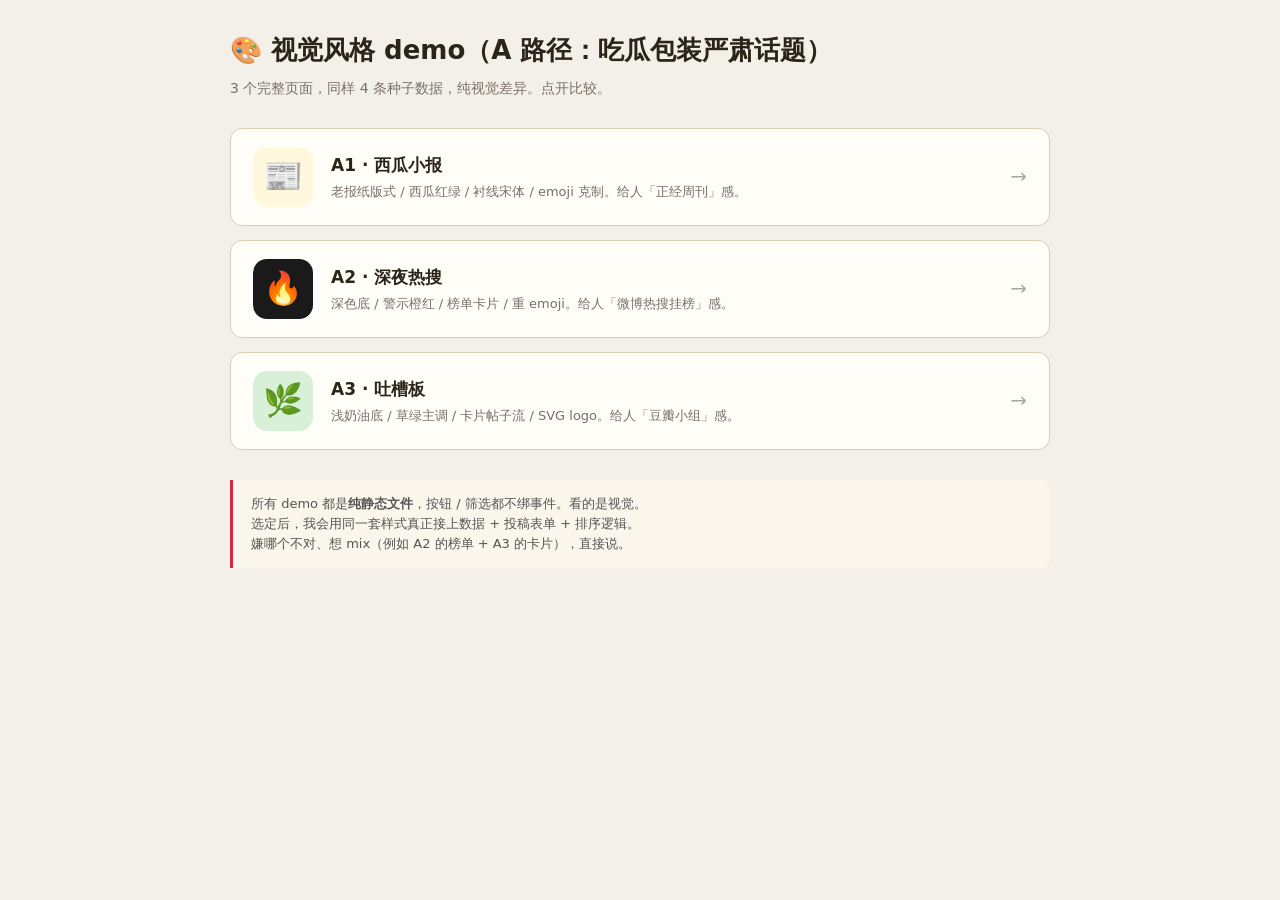
<file: demos/index.html>
<!DOCTYPE html>
<html lang="zh-CN">
<head>
<meta charset="UTF-8">
<meta name="viewport" content="width=device-width,initial-scale=1.0">
<meta name="robots" content="noindex,nofollow">
<title>蚁圈瓜田 · 视觉风格 demo 集</title>
<style>
  * { box-sizing: border-box; }
  body {
    margin: 0;
    background: #f3f0e9;
    font-family: -apple-system, BlinkMacSystemFont, "PingFang SC", system-ui, sans-serif;
    color: #2b2419;
    line-height: 1.55;
    padding: 30px 20px 60px;
  }
  .wrap { max-width: 820px; margin: 0 auto; }
  h1 { margin: 0 0 8px; font-size: 26px; }
  .lead { color: #7a7066; font-size: 14px; margin: 0 0 28px; }
  .grid { display: grid; gap: 14px; }
  .card {
    background: #fffdf8;
    border: 1px solid #d8cfba;
    border-radius: 12px;
    padding: 18px 22px;
    display: grid;
    grid-template-columns: 60px 1fr auto;
    align-items: center;
    gap: 18px;
    text-decoration: none;
    color: inherit;
    transition: all 0.15s;
  }
  .card:hover {
    transform: translateY(-2px);
    box-shadow: 0 4px 0 rgba(0,0,0,0.06);
    border-color: #2b2419;
  }
  .badge {
    width: 60px; height: 60px;
    border-radius: 14px;
    display: flex; align-items: center; justify-content: center;
    font-size: 32px;
  }
  .a1 { background: #fff8dc; }
  .a2 { background: #1a1a1a; color: #ff6b35; }
  .a3 { background: #d8efd8; }
  .name { font-size: 17px; font-weight: 700; margin-bottom: 4px; }
  .desc { font-size: 13px; color: #7a7066; }
  .arrow { color: #aaa; font-size: 20px; }
  .note {
    margin-top: 30px;
    padding: 14px 18px;
    background: #faf6ec;
    border-left: 3px solid #d7263d;
    border-radius: 0 8px 8px 0;
    font-size: 13px;
    color: #555;
  }
</style>
</head>
<body>
<div class="wrap">

  <h1>🎨 视觉风格 demo（A 路径：吃瓜包装严肃话题）</h1>
  <p class="lead">3 个完整页面，同样 4 条种子数据，纯视觉差异。点开比较。</p>

  <div class="grid">
    <a class="card" href="A1-paper-tabloid.html">
      <div class="badge a1">📰</div>
      <div>
        <div class="name">A1 · 西瓜小报</div>
        <div class="desc">老报纸版式 / 西瓜红绿 / 衬线宋体 / emoji 克制。给人「正经周刊」感。</div>
      </div>
      <div class="arrow">→</div>
    </a>

    <a class="card" href="A2-night-trending.html">
      <div class="badge a2">🔥</div>
      <div>
        <div class="name">A2 · 深夜热搜</div>
        <div class="desc">深色底 / 警示橙红 / 榜单卡片 / 重 emoji。给人「微博热搜挂榜」感。</div>
      </div>
      <div class="arrow">→</div>
    </a>

    <a class="card" href="A3-douban-board.html">
      <div class="badge a3">🌿</div>
      <div>
        <div class="name">A3 · 吐槽板</div>
        <div class="desc">浅奶油底 / 草绿主调 / 卡片帖子流 / SVG logo。给人「豆瓣小组」感。</div>
      </div>
      <div class="arrow">→</div>
    </a>
  </div>

  <div class="note">
    所有 demo 都是<strong>纯静态文件</strong>，按钮 / 筛选都不绑事件。看的是视觉。<br>
    选定后，我会用同一套样式真正接上数据 + 投稿表单 + 排序逻辑。<br>
    嫌哪个不对、想 mix（例如 A2 的榜单 + A3 的卡片），直接说。
  </div>

</div>
</body>
</html>
</file>
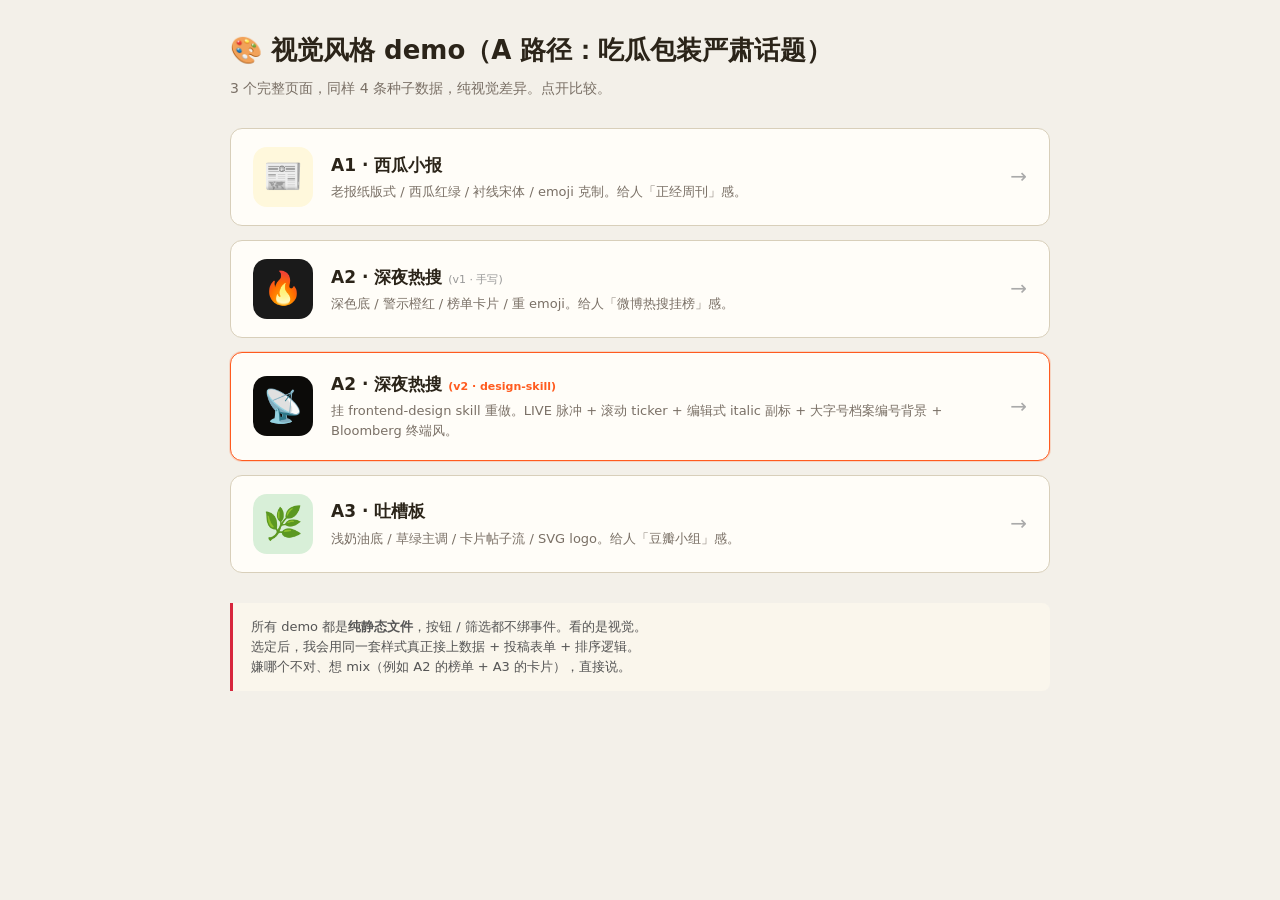
<file: public/demos/index.html>
<!DOCTYPE html>
<html lang="zh-CN">
<head>
<meta charset="UTF-8">
<meta name="viewport" content="width=device-width,initial-scale=1.0">
<meta name="robots" content="noindex,nofollow">
<title>蚁圈瓜田 · 视觉风格 demo 集</title>
<style>
  * { box-sizing: border-box; }
  body {
    margin: 0;
    background: #f3f0e9;
    font-family: -apple-system, BlinkMacSystemFont, "PingFang SC", system-ui, sans-serif;
    color: #2b2419;
    line-height: 1.55;
    padding: 30px 20px 60px;
  }
  .wrap { max-width: 820px; margin: 0 auto; }
  h1 { margin: 0 0 8px; font-size: 26px; }
  .lead { color: #7a7066; font-size: 14px; margin: 0 0 28px; }
  .grid { display: grid; gap: 14px; }
  .card {
    background: #fffdf8;
    border: 1px solid #d8cfba;
    border-radius: 12px;
    padding: 18px 22px;
    display: grid;
    grid-template-columns: 60px 1fr auto;
    align-items: center;
    gap: 18px;
    text-decoration: none;
    color: inherit;
    transition: all 0.15s;
  }
  .card:hover {
    transform: translateY(-2px);
    box-shadow: 0 4px 0 rgba(0,0,0,0.06);
    border-color: #2b2419;
  }
  .badge {
    width: 60px; height: 60px;
    border-radius: 14px;
    display: flex; align-items: center; justify-content: center;
    font-size: 32px;
  }
  .a1 { background: #fff8dc; }
  .a2 { background: #1a1a1a; color: #ff6b35; }
  .a3 { background: #d8efd8; }
  .name { font-size: 17px; font-weight: 700; margin-bottom: 4px; }
  .desc { font-size: 13px; color: #7a7066; }
  .arrow { color: #aaa; font-size: 20px; }
  .note {
    margin-top: 30px;
    padding: 14px 18px;
    background: #faf6ec;
    border-left: 3px solid #d7263d;
    border-radius: 0 8px 8px 0;
    font-size: 13px;
    color: #555;
  }
</style>
</head>
<body>
<div class="wrap">

  <h1>🎨 视觉风格 demo（A 路径：吃瓜包装严肃话题）</h1>
  <p class="lead">3 个完整页面，同样 4 条种子数据，纯视觉差异。点开比较。</p>

  <div class="grid">
    <a class="card" href="A1-paper-tabloid.html">
      <div class="badge a1">📰</div>
      <div>
        <div class="name">A1 · 西瓜小报</div>
        <div class="desc">老报纸版式 / 西瓜红绿 / 衬线宋体 / emoji 克制。给人「正经周刊」感。</div>
      </div>
      <div class="arrow">→</div>
    </a>

    <a class="card" href="A2-night-trending.html">
      <div class="badge a2">🔥</div>
      <div>
        <div class="name">A2 · 深夜热搜 <span style="font-size:11px;color:#999;font-weight:400">(v1 · 手写)</span></div>
        <div class="desc">深色底 / 警示橙红 / 榜单卡片 / 重 emoji。给人「微博热搜挂榜」感。</div>
      </div>
      <div class="arrow">→</div>
    </a>

    <a class="card" href="A2-v2-design-skill.html" style="border-color:#ff5b1f; box-shadow:0 0 0 1px rgba(255,91,31,0.18);">
      <div class="badge a2" style="background:#0c0b09; color:#ff5b1f;">📡</div>
      <div>
        <div class="name">A2 · 深夜热搜 <span style="font-size:11px;color:#ff5b1f;font-weight:700">(v2 · design-skill)</span></div>
        <div class="desc">挂 frontend-design skill 重做。LIVE 脉冲 + 滚动 ticker + 编辑式 italic 副标 + 大字号档案编号背景 + Bloomberg 终端风。</div>
      </div>
      <div class="arrow">→</div>
    </a>

    <a class="card" href="A3-douban-board.html">
      <div class="badge a3">🌿</div>
      <div>
        <div class="name">A3 · 吐槽板</div>
        <div class="desc">浅奶油底 / 草绿主调 / 卡片帖子流 / SVG logo。给人「豆瓣小组」感。</div>
      </div>
      <div class="arrow">→</div>
    </a>
  </div>

  <div class="note">
    所有 demo 都是<strong>纯静态文件</strong>，按钮 / 筛选都不绑事件。看的是视觉。<br>
    选定后，我会用同一套样式真正接上数据 + 投稿表单 + 排序逻辑。<br>
    嫌哪个不对、想 mix（例如 A2 的榜单 + A3 的卡片），直接说。
  </div>

</div>
</body>
</html>
</file>
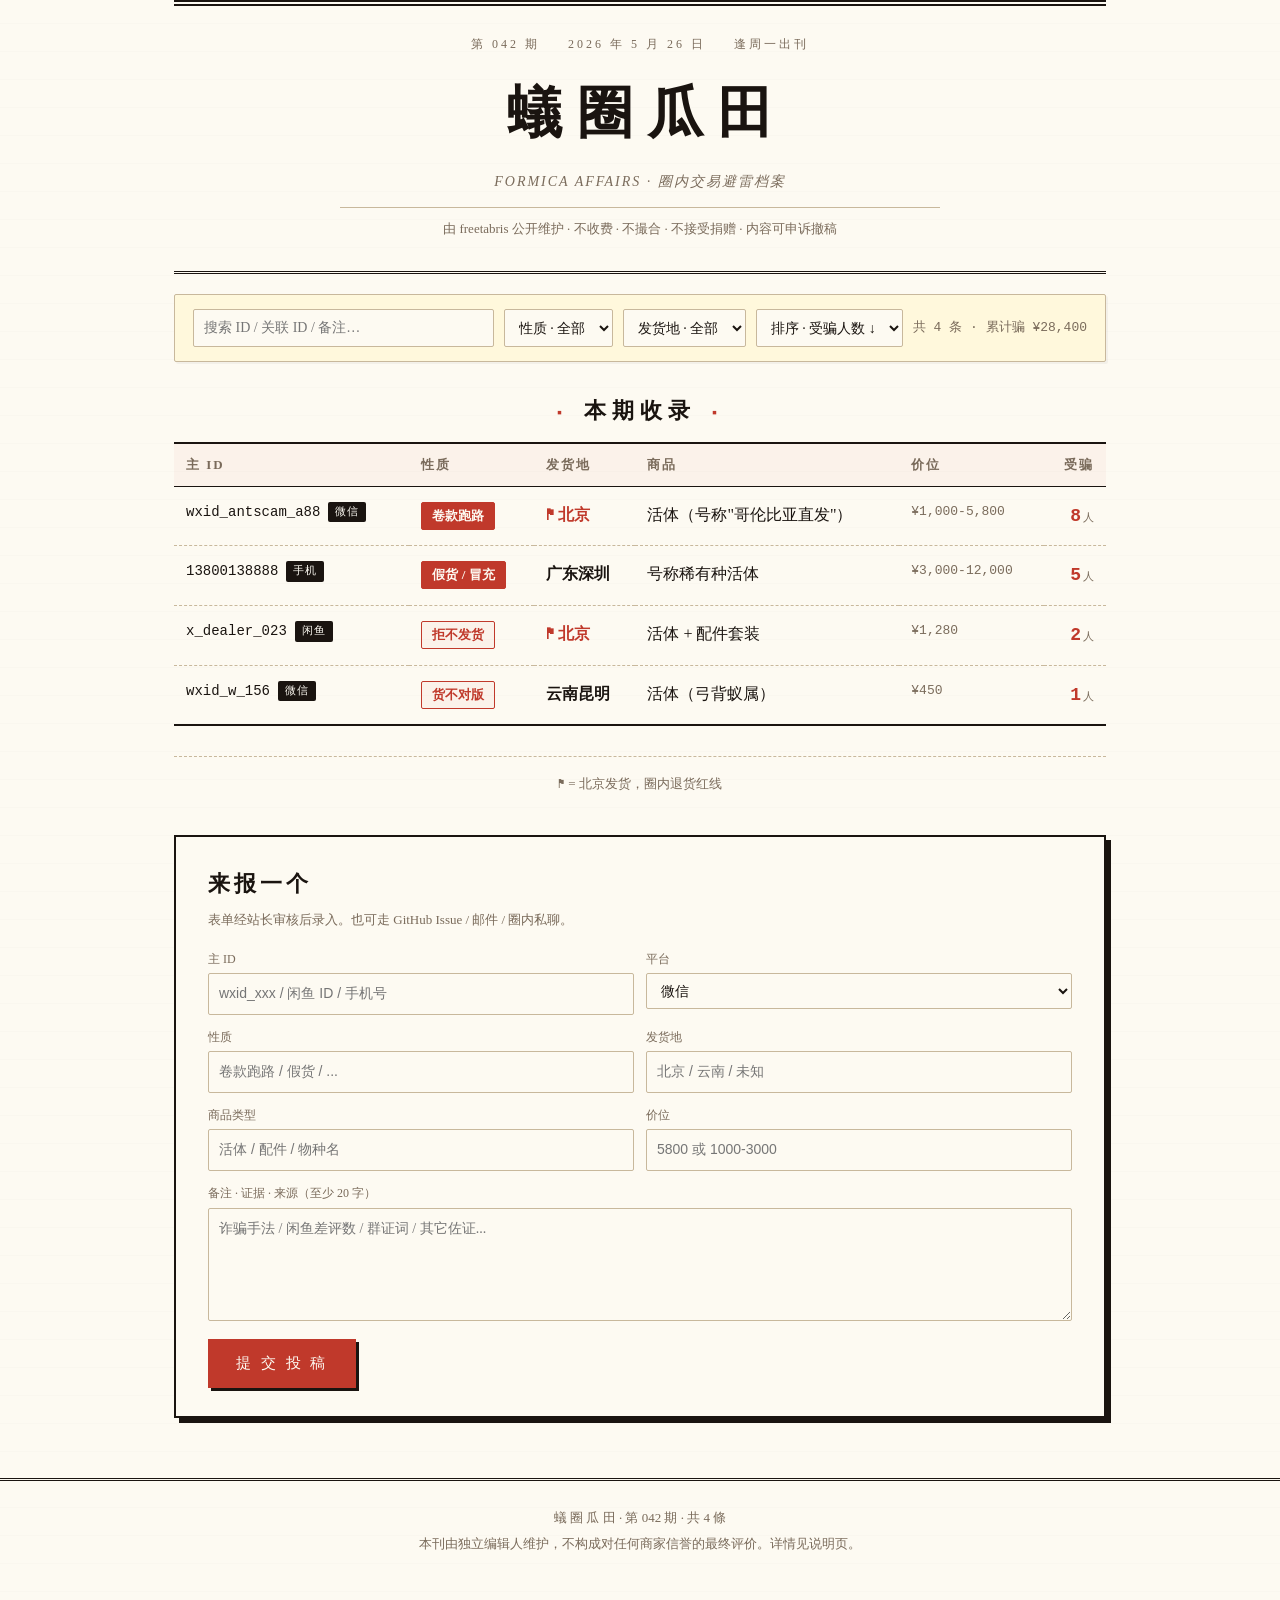
<file: demos/A1-paper-tabloid.html>
<!DOCTYPE html>
<html lang="zh-CN">
<head>
<meta charset="UTF-8">
<meta name="viewport" content="width=device-width,initial-scale=1.0">
<title>蚁圈瓜田 · A1 西瓜小报 demo</title>
<style>
  :root {
    --paper:    #fdfaf2;
    --ink:      #1a1410;
    --muted:    #7a6b5b;
    --line:     #c8b89c;
    --red:      #c0392b;
    --green:    #00875a;
    --ribbon:   #7a1f1a;
    --yellow:   #fff8dc;
  }
  * { box-sizing: border-box; }
  html,body { margin:0; padding:0; }
  body {
    background: var(--paper);
    color: var(--ink);
    font-family: "Source Han Serif SC", "Noto Serif SC", "Songti SC", "SimSun", serif;
    line-height: 1.7;
    font-size: 16px;
    background-image: repeating-linear-gradient(
      0deg,
      rgba(0,0,0,0.012) 0px,
      rgba(0,0,0,0.012) 1px,
      transparent 1px,
      transparent 28px
    );
  }
  a { color: var(--red); }
  .wrap { max-width: 980px; margin: 0 auto; padding: 0 24px; }

  /* === 报头 === */
  header.masthead {
    border-top: 6px double var(--ink);
    border-bottom: 3px double var(--ink);
    padding: 28px 0 18px;
    margin-bottom: 20px;
    text-align: center;
  }
  .masthead .issue-line {
    font-size: 12px;
    letter-spacing: 3px;
    color: var(--muted);
    margin-bottom: 12px;
  }
  .masthead .issue-line span { margin: 0 14px; }
  .masthead h1 {
    font-size: 56px;
    font-weight: 900;
    letter-spacing: 14px;
    margin: 0 0 8px;
    text-indent: 14px;
  }
  .masthead .subtitle {
    font-size: 14px;
    color: var(--muted);
    letter-spacing: 2px;
    font-style: italic;
  }
  .masthead .tagline {
    margin-top: 14px;
    font-size: 13px;
    color: var(--muted);
    border-top: 1px solid var(--line);
    padding-top: 10px;
    max-width: 600px;
    margin-left: auto;
    margin-right: auto;
  }

  /* === 工具条 === */
  .toolbar {
    display: flex;
    gap: 10px;
    flex-wrap: wrap;
    margin: 18px 0 26px;
    padding: 14px 18px;
    background: var(--yellow);
    border: 1px solid var(--line);
    border-radius: 2px;
    box-shadow: 2px 2px 0 rgba(0,0,0,0.04);
  }
  .toolbar input, .toolbar select {
    font: inherit;
    font-size: 14px;
    padding: 6px 10px;
    border: 1px solid var(--line);
    background: var(--paper);
    color: var(--ink);
    border-radius: 2px;
  }
  .toolbar input { flex: 1 1 260px; min-width: 180px; }
  .toolbar .meta {
    margin-left: auto;
    color: var(--muted);
    font-size: 13px;
    align-self: center;
    font-family: ui-monospace, monospace;
  }

  /* === 主表 === */
  .records { background: transparent; }
  .records h2 {
    font-size: 22px;
    letter-spacing: 6px;
    text-align: center;
    margin: 30px 0 12px;
    position: relative;
  }
  .records h2::before, .records h2::after {
    content: "▪";
    color: var(--red);
    margin: 0 16px;
    font-size: 14px;
    vertical-align: middle;
  }
  table.papers {
    width: 100%;
    border-collapse: collapse;
    border-top: 2px solid var(--ink);
    border-bottom: 2px solid var(--ink);
  }
  table.papers th {
    text-align: left;
    padding: 10px 12px;
    border-bottom: 1px solid var(--ink);
    font-size: 13px;
    letter-spacing: 2px;
    color: var(--muted);
    font-weight: 600;
    background: rgba(192,57,43,0.04);
  }
  table.papers th.num { text-align: right; }
  table.papers td {
    padding: 14px 12px;
    border-bottom: 1px dashed var(--line);
    vertical-align: top;
  }
  table.papers tbody tr:hover { background: var(--yellow); }
  table.papers td.num { text-align: right; font-family: ui-monospace, monospace; }

  .id-cell { font-family: ui-monospace, "Cascadia Mono", Consolas, monospace; font-size: 14px; }
  .id-cell .platform {
    display: inline-block;
    margin-left: 8px;
    font-size: 11px;
    padding: 1px 7px;
    background: var(--ink);
    color: var(--paper);
    font-family: var(--font-serif);
    letter-spacing: 1px;
    border-radius: 2px;
    vertical-align: 1px;
  }
  .nature-cell {
    display: inline-block;
    padding: 2px 10px;
    border: 1.5px solid var(--red);
    color: var(--red);
    font-weight: 700;
    font-size: 13px;
    border-radius: 2px;
    background: rgba(192,57,43,0.04);
  }
  .nature-cell.severe {
    background: var(--red);
    color: var(--paper);
  }
  .ship-cell {
    font-weight: 700;
  }
  .ship-cell.beijing {
    color: var(--red);
  }
  .ship-cell.beijing::before { content: "⚑ "; }
  .price-cell { font-family: ui-monospace, monospace; font-size: 13px; color: var(--muted); }
  .victim-cell { font-size: 18px; font-weight: 900; color: var(--red); }
  .victim-cell .small { font-size: 11px; color: var(--muted); font-weight: 400; margin-left: 2px; }

  /* === 卡片视图（移动端可选） === */
  .note {
    font-size: 13px;
    color: var(--muted);
    margin-top: 30px;
    text-align: center;
    border-top: 1px dashed var(--line);
    padding-top: 16px;
  }

  /* === 投稿框 === */
  .submit-card {
    margin: 40px 0;
    border: 2px solid var(--ink);
    background: var(--paper);
    padding: 28px 32px;
    box-shadow: 5px 5px 0 var(--ink);
  }
  .submit-card h2 {
    margin: 0 0 6px;
    font-size: 22px;
    letter-spacing: 4px;
  }
  .submit-card .lead {
    font-size: 13px;
    color: var(--muted);
    margin: 0 0 18px;
  }
  .submit-card form { display: grid; gap: 12px; }
  .submit-card .row { display: grid; gap: 12px; grid-template-columns: 1fr 1fr; }
  .submit-card label { display: flex; flex-direction: column; gap: 4px; font-size: 12px; color: var(--muted); }
  .submit-card input, .submit-card select, .submit-card textarea {
    font: inherit;
    font-family: "Source Han Sans SC", "PingFang SC", sans-serif;
    font-size: 14px;
    padding: 8px 10px;
    border: 1px solid var(--line);
    background: var(--paper);
    color: var(--ink);
    border-radius: 2px;
  }
  .submit-card textarea { font-family: inherit; }
  .submit-card button {
    margin-top: 6px;
    padding: 12px 28px;
    background: var(--red);
    color: var(--paper);
    border: 0;
    font: inherit;
    font-size: 15px;
    letter-spacing: 3px;
    cursor: pointer;
    justify-self: start;
    box-shadow: 3px 3px 0 var(--ink);
  }
  .submit-card button:hover { transform: translate(1px, 1px); box-shadow: 2px 2px 0 var(--ink); }

  footer {
    border-top: 3px double var(--ink);
    margin-top: 60px;
    padding: 22px 0 60px;
    text-align: center;
    color: var(--muted);
    font-size: 13px;
  }
  footer p { margin: 4px 0; }

  @media (max-width: 720px) {
    .masthead h1 { font-size: 36px; letter-spacing: 8px; }
    .toolbar { flex-direction: column; align-items: stretch; }
    .toolbar .meta { text-align: center; margin-left: 0; }
    table.papers thead { display: none; }
    table.papers tbody tr { display: block; border-bottom: 2px solid var(--ink); padding: 14px 4px; }
    table.papers td { display: block; padding: 4px 8px; border: 0; }
    table.papers td.num { text-align: left; }
    .submit-card .row { grid-template-columns: 1fr; }
  }
</style>
</head>
<body>
<div class="wrap">

  <header class="masthead">
    <div class="issue-line">
      <span>第 042 期</span><span>2026 年 5 月 26 日</span><span>逢周一出刊</span>
    </div>
    <h1>蟻圈瓜田</h1>
    <div class="subtitle">FORMICA AFFAIRS · 圈内交易避雷档案</div>
    <p class="tagline">
      由 freetabris 公开维护 · 不收费 · 不撮合 · 不接受捐赠 · 内容可申诉撤稿
    </p>
  </header>

  <div class="toolbar">
    <input type="search" placeholder="搜索 ID / 关联 ID / 备注…">
    <select>
      <option>性质 · 全部</option>
      <option>卷款跑路</option>
      <option>拒不发货</option>
      <option>假货 / 冒充</option>
      <option>货不对版</option>
    </select>
    <select>
      <option>发货地 · 全部</option>
      <option>北京</option>
      <option>云南昆明</option>
      <option>广东深圳</option>
    </select>
    <select>
      <option>排序 · 受骗人数 ↓</option>
      <option>录入时间 ↓</option>
    </select>
    <span class="meta">共 4 条 · 累计骗 ¥28,400</span>
  </div>

  <section class="records">
    <h2>本期收录</h2>
    <table class="papers">
      <thead>
        <tr>
          <th>主 ID</th>
          <th>性质</th>
          <th>发货地</th>
          <th>商品</th>
          <th>价位</th>
          <th class="num">受骗</th>
        </tr>
      </thead>
      <tbody>
        <tr>
          <td class="id-cell">wxid_antscam_a88<span class="platform">微信</span></td>
          <td><span class="nature-cell severe">卷款跑路</span></td>
          <td class="ship-cell beijing">北京</td>
          <td>活体（号称"哥伦比亚直发"）</td>
          <td class="price-cell">¥1,000-5,800</td>
          <td class="num"><span class="victim-cell">8<span class="small">人</span></span></td>
        </tr>
        <tr>
          <td class="id-cell">13800138888<span class="platform">手机</span></td>
          <td><span class="nature-cell severe">假货 / 冒充</span></td>
          <td class="ship-cell">广东深圳</td>
          <td>号称稀有种活体</td>
          <td class="price-cell">¥3,000-12,000</td>
          <td class="num"><span class="victim-cell">5<span class="small">人</span></span></td>
        </tr>
        <tr>
          <td class="id-cell">x_dealer_023<span class="platform">闲鱼</span></td>
          <td><span class="nature-cell">拒不发货</span></td>
          <td class="ship-cell beijing">北京</td>
          <td>活体 + 配件套装</td>
          <td class="price-cell">¥1,280</td>
          <td class="num"><span class="victim-cell">2<span class="small">人</span></span></td>
        </tr>
        <tr>
          <td class="id-cell">wxid_w_156<span class="platform">微信</span></td>
          <td><span class="nature-cell">货不对版</span></td>
          <td class="ship-cell">云南昆明</td>
          <td>活体（弓背蚁属）</td>
          <td class="price-cell">¥450</td>
          <td class="num"><span class="victim-cell">1<span class="small">人</span></span></td>
        </tr>
      </tbody>
    </table>
    <p class="note">⚑ = 北京发货，圈内退货红线</p>
  </section>

  <section class="submit-card">
    <h2>来报一个</h2>
    <p class="lead">表单经站长审核后录入。也可走 GitHub Issue / 邮件 / 圈内私聊。</p>
    <form>
      <div class="row">
        <label>主 ID<input placeholder="wxid_xxx / 闲鱼 ID / 手机号"></label>
        <label>平台
          <select>
            <option>微信</option><option>闲鱼</option><option>手机</option><option>QQ</option><option>其它</option>
          </select>
        </label>
      </div>
      <div class="row">
        <label>性质<input placeholder="卷款跑路 / 假货 / ..."></label>
        <label>发货地<input placeholder="北京 / 云南 / 未知"></label>
      </div>
      <div class="row">
        <label>商品类型<input placeholder="活体 / 配件 / 物种名"></label>
        <label>价位<input placeholder="5800 或 1000-3000"></label>
      </div>
      <label>备注 · 证据 · 来源（至少 20 字）
        <textarea rows="4" placeholder="诈骗手法 / 闲鱼差评数 / 群证词 / 其它佐证..."></textarea>
      </label>
      <button type="button">提 交 投 稿</button>
    </form>
  </section>

</div>

<footer>
  <p>蟻 圈 瓜 田 · 第 042 期 · 共 4 條</p>
  <p>本刊由独立编辑人维护，不构成对任何商家信誉的最终评价。详情见说明页。</p>
</footer>
</body>
</html>
</file>
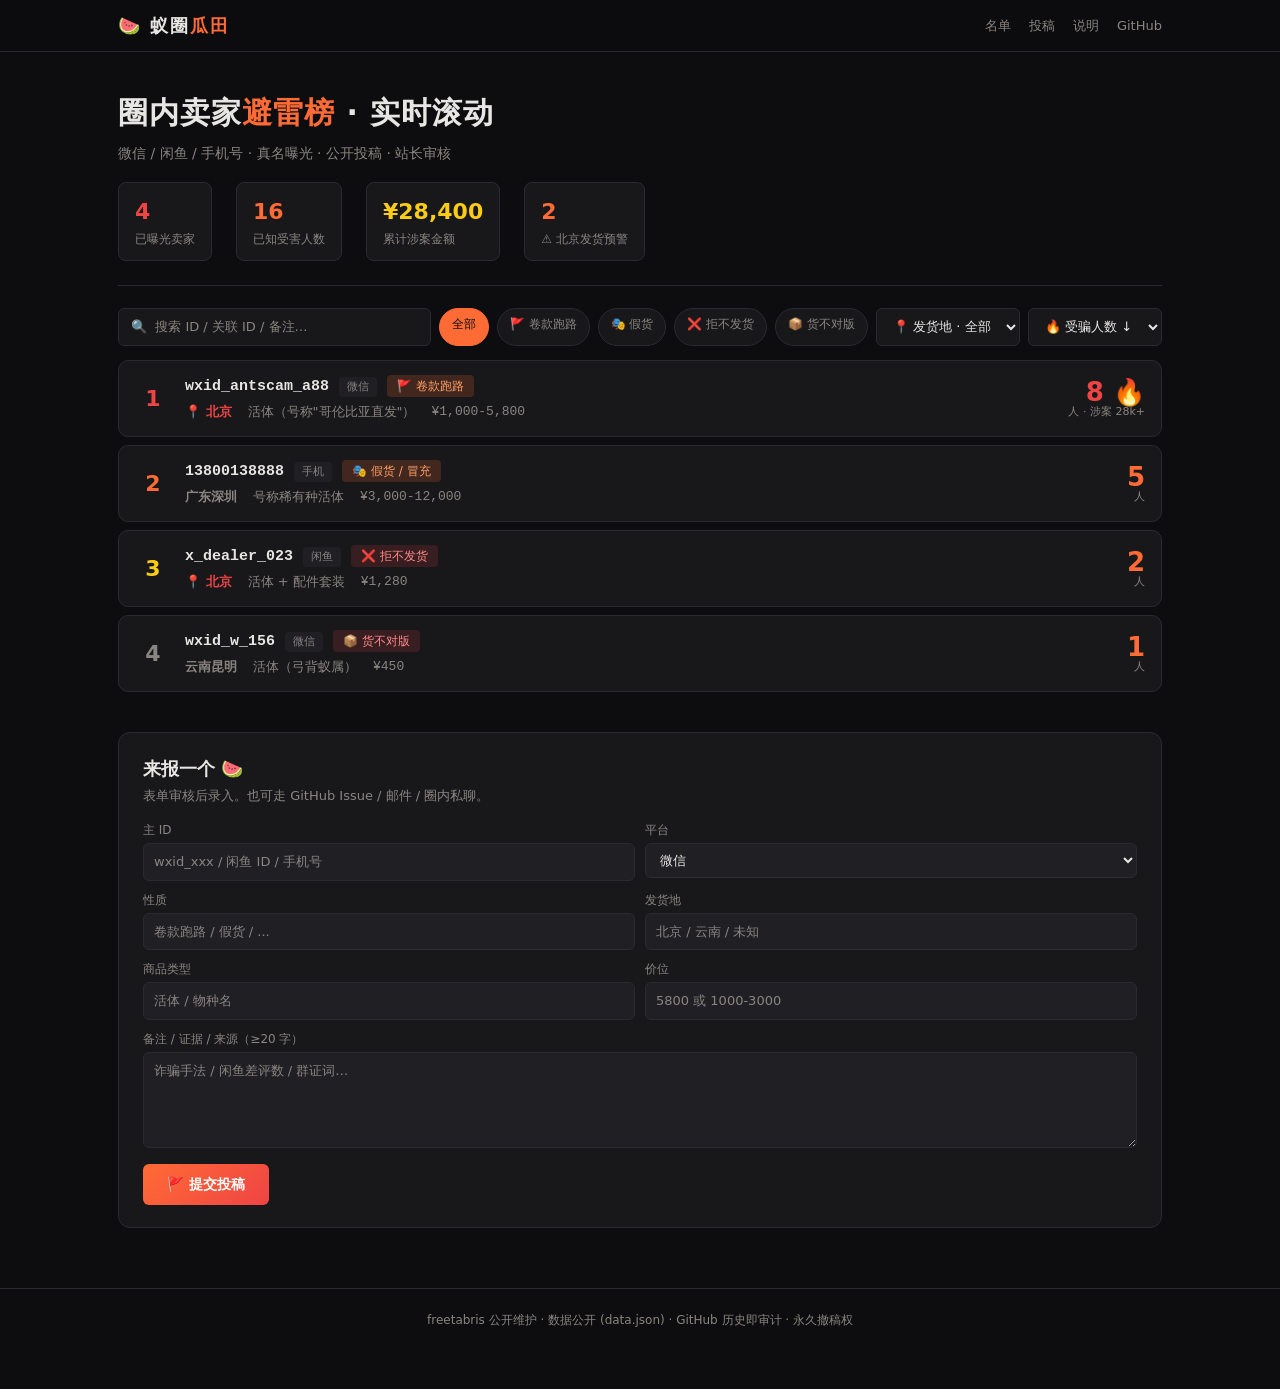
<file: demos/A2-night-trending.html>
<!DOCTYPE html>
<html lang="zh-CN">
<head>
<meta charset="UTF-8">
<meta name="viewport" content="width=device-width,initial-scale=1.0">
<title>蚁圈瓜田 · A2 深夜热搜 demo</title>
<style>
  :root {
    --bg:       #0d0d0f;
    --card:     #18181b;
    --card2:    #1f1f24;
    --line:     #2a2a30;
    --ink:      #e8e6e3;
    --muted:    #8a8580;
    --orange:   #ff6b35;
    --orange2:  #ffa066;
    --red:      #ef4444;
    --gold:     #facc15;
    --teal:     #2dd4bf;
  }
  * { box-sizing: border-box; }
  html,body { margin:0; padding:0; }
  body {
    background: var(--bg);
    color: var(--ink);
    font-family: -apple-system, BlinkMacSystemFont, "HarmonyOS Sans SC", "PingFang SC", "Microsoft YaHei", system-ui, sans-serif;
    line-height: 1.5;
    font-size: 14px;
  }
  a { color: var(--orange2); text-decoration: none; }
  a:hover { text-decoration: underline; }
  .wrap { max-width: 1080px; margin: 0 auto; padding: 0 18px; }

  /* === 顶部 === */
  header.top {
    position: sticky; top:0; z-index:5;
    background: rgba(13,13,15,0.85);
    backdrop-filter: blur(8px);
    border-bottom: 1px solid var(--line);
    padding: 12px 0;
  }
  header.top .row { display:flex; align-items:center; gap:16px; }
  header.top .logo {
    font-size: 18px; font-weight: 900; letter-spacing: 2px;
  }
  header.top .logo .em { color: var(--orange); }
  header.top nav { margin-left: auto; display:flex; gap: 18px; font-size:13px; }
  header.top nav a { color: var(--muted); }
  header.top nav a:hover { color: var(--ink); }

  /* === hero === */
  .hero {
    padding: 38px 0 24px;
    border-bottom: 1px solid var(--line);
  }
  .hero h1 {
    margin: 0 0 8px;
    font-size: 30px;
    font-weight: 900;
    letter-spacing: 1px;
  }
  .hero h1 .em { color: var(--orange); }
  .hero .lead {
    color: var(--muted);
    margin: 0 0 18px;
    font-size: 14px;
  }
  .hero .stats {
    display: flex;
    gap: 24px;
    flex-wrap: wrap;
  }
  .stat { background: var(--card); border: 1px solid var(--line); padding: 12px 16px; border-radius: 8px; }
  .stat .num { font-size: 22px; font-weight: 900; color: var(--orange); }
  .stat .num.red { color: var(--red); }
  .stat .num.gold { color: var(--gold); }
  .stat .lbl { color: var(--muted); font-size: 12px; margin-top: 2px; }

  /* === 工具条 === */
  .toolbar { margin: 22px 0 12px; display: flex; gap: 8px; flex-wrap: wrap; }
  .toolbar input, .toolbar select {
    font: inherit; font-size: 13px;
    padding: 8px 12px;
    background: var(--card); color: var(--ink);
    border: 1px solid var(--line);
    border-radius: 6px;
  }
  .toolbar input { flex: 1 1 240px; min-width: 200px; }
  .toolbar input::placeholder { color: var(--muted); }
  .toolbar .chip {
    padding: 6px 12px;
    background: var(--card);
    border: 1px solid var(--line);
    border-radius: 999px;
    color: var(--muted);
    font-size: 12px;
    cursor: pointer;
  }
  .toolbar .chip.active { background: var(--orange); color: #0d0d0f; border-color: var(--orange); }

  /* === 榜单 === */
  .list { display: flex; flex-direction: column; gap: 8px; margin: 14px 0 40px; }
  .item {
    background: var(--card);
    border: 1px solid var(--line);
    border-radius: 10px;
    padding: 14px 16px;
    display: grid;
    grid-template-columns: 36px 1fr auto;
    gap: 14px;
    align-items: center;
    transition: border-color 0.15s;
  }
  .item:hover { border-color: var(--orange); }
  .rank {
    font-size: 22px;
    font-weight: 900;
    text-align: center;
    color: var(--muted);
  }
  .rank.r1 { color: var(--red); }
  .rank.r2 { color: var(--orange); }
  .rank.r3 { color: var(--gold); }

  .body .row1 {
    display: flex; gap: 10px; flex-wrap: wrap; align-items: baseline;
    margin-bottom: 4px;
  }
  .body .id {
    font-family: ui-monospace, "Cascadia Mono", Consolas, monospace;
    font-size: 15px;
    font-weight: 700;
    color: var(--ink);
  }
  .body .plat { font-size: 11px; padding: 2px 8px; background: var(--card2); color: var(--muted); border-radius: 4px; }
  .body .nature {
    font-size: 12px;
    padding: 2px 10px;
    border-radius: 4px;
    background: rgba(239,68,68,0.15);
    color: #ff8a8a;
  }
  .body .nature.fire { background: rgba(255,107,53,0.18); color: var(--orange2); }
  .body .nature::before { margin-right: 4px; }
  .body .nature[data-icon="🚩"]::before { content: "🚩 "; margin: 0; }
  .body .nature[data-icon="❌"]::before { content: "❌ "; margin: 0; }
  .body .nature[data-icon="🎭"]::before { content: "🎭 "; margin: 0; }
  .body .nature[data-icon="📦"]::before { content: "📦 "; margin: 0; }

  .body .row2 {
    color: var(--muted);
    font-size: 13px;
    display: flex; gap: 16px; flex-wrap: wrap;
  }
  .body .row2 .ship { font-weight: 600; }
  .body .row2 .ship.beijing { color: var(--red); }
  .body .row2 .ship.beijing::before { content: "📍 "; }
  .body .row2 .goods { color: var(--muted); }
  .body .row2 .price { font-family: ui-monospace, monospace; }

  .victim {
    text-align: right;
    line-height: 1.1;
  }
  .victim .n {
    font-size: 26px;
    font-weight: 900;
    color: var(--orange);
  }
  .victim .n.hot { color: var(--red); }
  .victim .lbl { color: var(--muted); font-size: 11px; }
  .victim .fire { font-size: 12px; }

  /* === 投稿 === */
  .submit {
    background: var(--card);
    border: 1px solid var(--line);
    border-radius: 12px;
    padding: 22px 24px;
    margin-bottom: 60px;
  }
  .submit h2 { margin: 0 0 4px; font-size: 18px; font-weight: 800; }
  .submit h2 .em { color: var(--orange); }
  .submit .desc { color: var(--muted); font-size: 13px; margin: 0 0 16px; }
  .submit form { display: grid; gap: 10px; }
  .submit .row-2 { display: grid; gap: 10px; grid-template-columns: 1fr 1fr; }
  .submit label { display: flex; flex-direction: column; gap: 4px; font-size: 12px; color: var(--muted); }
  .submit input, .submit select, .submit textarea {
    font: inherit; font-size: 13px;
    padding: 8px 10px;
    background: var(--card2); color: var(--ink);
    border: 1px solid var(--line);
    border-radius: 6px;
  }
  .submit input::placeholder, .submit textarea::placeholder { color: var(--muted); }
  .submit button {
    margin-top: 6px;
    padding: 10px 24px;
    background: linear-gradient(135deg, var(--orange) 0%, var(--red) 100%);
    color: #fff;
    border: 0;
    border-radius: 6px;
    font: inherit;
    font-size: 14px;
    font-weight: 700;
    cursor: pointer;
    justify-self: start;
  }
  .submit button:hover { filter: brightness(1.08); }

  footer {
    border-top: 1px solid var(--line);
    padding: 22px 0 60px;
    color: var(--muted);
    font-size: 12px;
    text-align: center;
  }

  @media (max-width: 720px) {
    .hero h1 { font-size: 22px; }
    .item { grid-template-columns: 26px 1fr; }
    .victim { grid-column: 1 / -1; text-align: left; padding-left: 36px; }
  }
</style>
</head>
<body>

<header class="top">
  <div class="wrap row">
    <div class="logo">🍉 蚁圈<span class="em">瓜田</span></div>
    <nav>
      <a href="#">名单</a>
      <a href="#submit">投稿</a>
      <a href="#">说明</a>
      <a href="#">GitHub</a>
    </nav>
  </div>
</header>

<div class="wrap">

  <section class="hero">
    <h1>圈内卖家<span class="em">避雷榜</span> · 实时滚动</h1>
    <p class="lead">微信 / 闲鱼 / 手机号 · 真名曝光 · 公开投稿 · 站长审核</p>
    <div class="stats">
      <div class="stat"><div class="num red">4</div><div class="lbl">已曝光卖家</div></div>
      <div class="stat"><div class="num">16</div><div class="lbl">已知受害人数</div></div>
      <div class="stat"><div class="num gold">¥28,400</div><div class="lbl">累计涉案金额</div></div>
      <div class="stat"><div class="num">2</div><div class="lbl">⚠️ 北京发货预警</div></div>
    </div>
  </section>

  <div class="toolbar">
    <input type="search" placeholder="🔍  搜索 ID / 关联 ID / 备注…">
    <span class="chip active">全部</span>
    <span class="chip">🚩 卷款跑路</span>
    <span class="chip">🎭 假货</span>
    <span class="chip">❌ 拒不发货</span>
    <span class="chip">📦 货不对版</span>
    <select>
      <option>📍 发货地 · 全部</option>
      <option>北京</option><option>云南昆明</option><option>广东深圳</option>
    </select>
    <select>
      <option>🔥 受骗人数 ↓</option>
      <option>⏱ 最近录入</option>
      <option>💰 涉案金额 ↓</option>
    </select>
  </div>

  <section class="list">

    <div class="item">
      <div class="rank r1">1</div>
      <div class="body">
        <div class="row1">
          <span class="id">wxid_antscam_a88</span>
          <span class="plat">微信</span>
          <span class="nature fire" data-icon="🚩">卷款跑路</span>
        </div>
        <div class="row2">
          <span class="ship beijing">北京</span>
          <span class="goods">活体（号称"哥伦比亚直发"）</span>
          <span class="price">¥1,000-5,800</span>
        </div>
      </div>
      <div class="victim">
        <div class="n hot">8 🔥</div>
        <div class="lbl">人 · 涉案 28k+</div>
      </div>
    </div>

    <div class="item">
      <div class="rank r2">2</div>
      <div class="body">
        <div class="row1">
          <span class="id">13800138888</span>
          <span class="plat">手机</span>
          <span class="nature fire" data-icon="🎭">假货 / 冒充</span>
        </div>
        <div class="row2">
          <span class="ship">广东深圳</span>
          <span class="goods">号称稀有种活体</span>
          <span class="price">¥3,000-12,000</span>
        </div>
      </div>
      <div class="victim">
        <div class="n">5</div>
        <div class="lbl">人</div>
      </div>
    </div>

    <div class="item">
      <div class="rank r3">3</div>
      <div class="body">
        <div class="row1">
          <span class="id">x_dealer_023</span>
          <span class="plat">闲鱼</span>
          <span class="nature" data-icon="❌">拒不发货</span>
        </div>
        <div class="row2">
          <span class="ship beijing">北京</span>
          <span class="goods">活体 + 配件套装</span>
          <span class="price">¥1,280</span>
        </div>
      </div>
      <div class="victim">
        <div class="n">2</div>
        <div class="lbl">人</div>
      </div>
    </div>

    <div class="item">
      <div class="rank">4</div>
      <div class="body">
        <div class="row1">
          <span class="id">wxid_w_156</span>
          <span class="plat">微信</span>
          <span class="nature" data-icon="📦">货不对版</span>
        </div>
        <div class="row2">
          <span class="ship">云南昆明</span>
          <span class="goods">活体（弓背蚁属）</span>
          <span class="price">¥450</span>
        </div>
      </div>
      <div class="victim">
        <div class="n">1</div>
        <div class="lbl">人</div>
      </div>
    </div>

  </section>

  <section class="submit" id="submit">
    <h2>来报一个 <span class="em">🍉</span></h2>
    <p class="desc">表单审核后录入。也可走 GitHub Issue / 邮件 / 圈内私聊。</p>
    <form>
      <div class="row-2">
        <label>主 ID<input placeholder="wxid_xxx / 闲鱼 ID / 手机号"></label>
        <label>平台
          <select><option>微信</option><option>闲鱼</option><option>手机</option><option>QQ</option><option>其它</option></select>
        </label>
      </div>
      <div class="row-2">
        <label>性质<input placeholder="卷款跑路 / 假货 / ..."></label>
        <label>发货地<input placeholder="北京 / 云南 / 未知"></label>
      </div>
      <div class="row-2">
        <label>商品类型<input placeholder="活体 / 物种名"></label>
        <label>价位<input placeholder="5800 或 1000-3000"></label>
      </div>
      <label>备注 / 证据 / 来源（≥20 字）
        <textarea rows="4" placeholder="诈骗手法 / 闲鱼差评数 / 群证词…"></textarea>
      </label>
      <button type="button">🚩 提交投稿</button>
    </form>
  </section>

</div>

<footer>
  freetabris 公开维护 · 数据公开 (data.json) · GitHub 历史即审计 · 永久撤稿权
</footer>
</body>
</html>
</file>
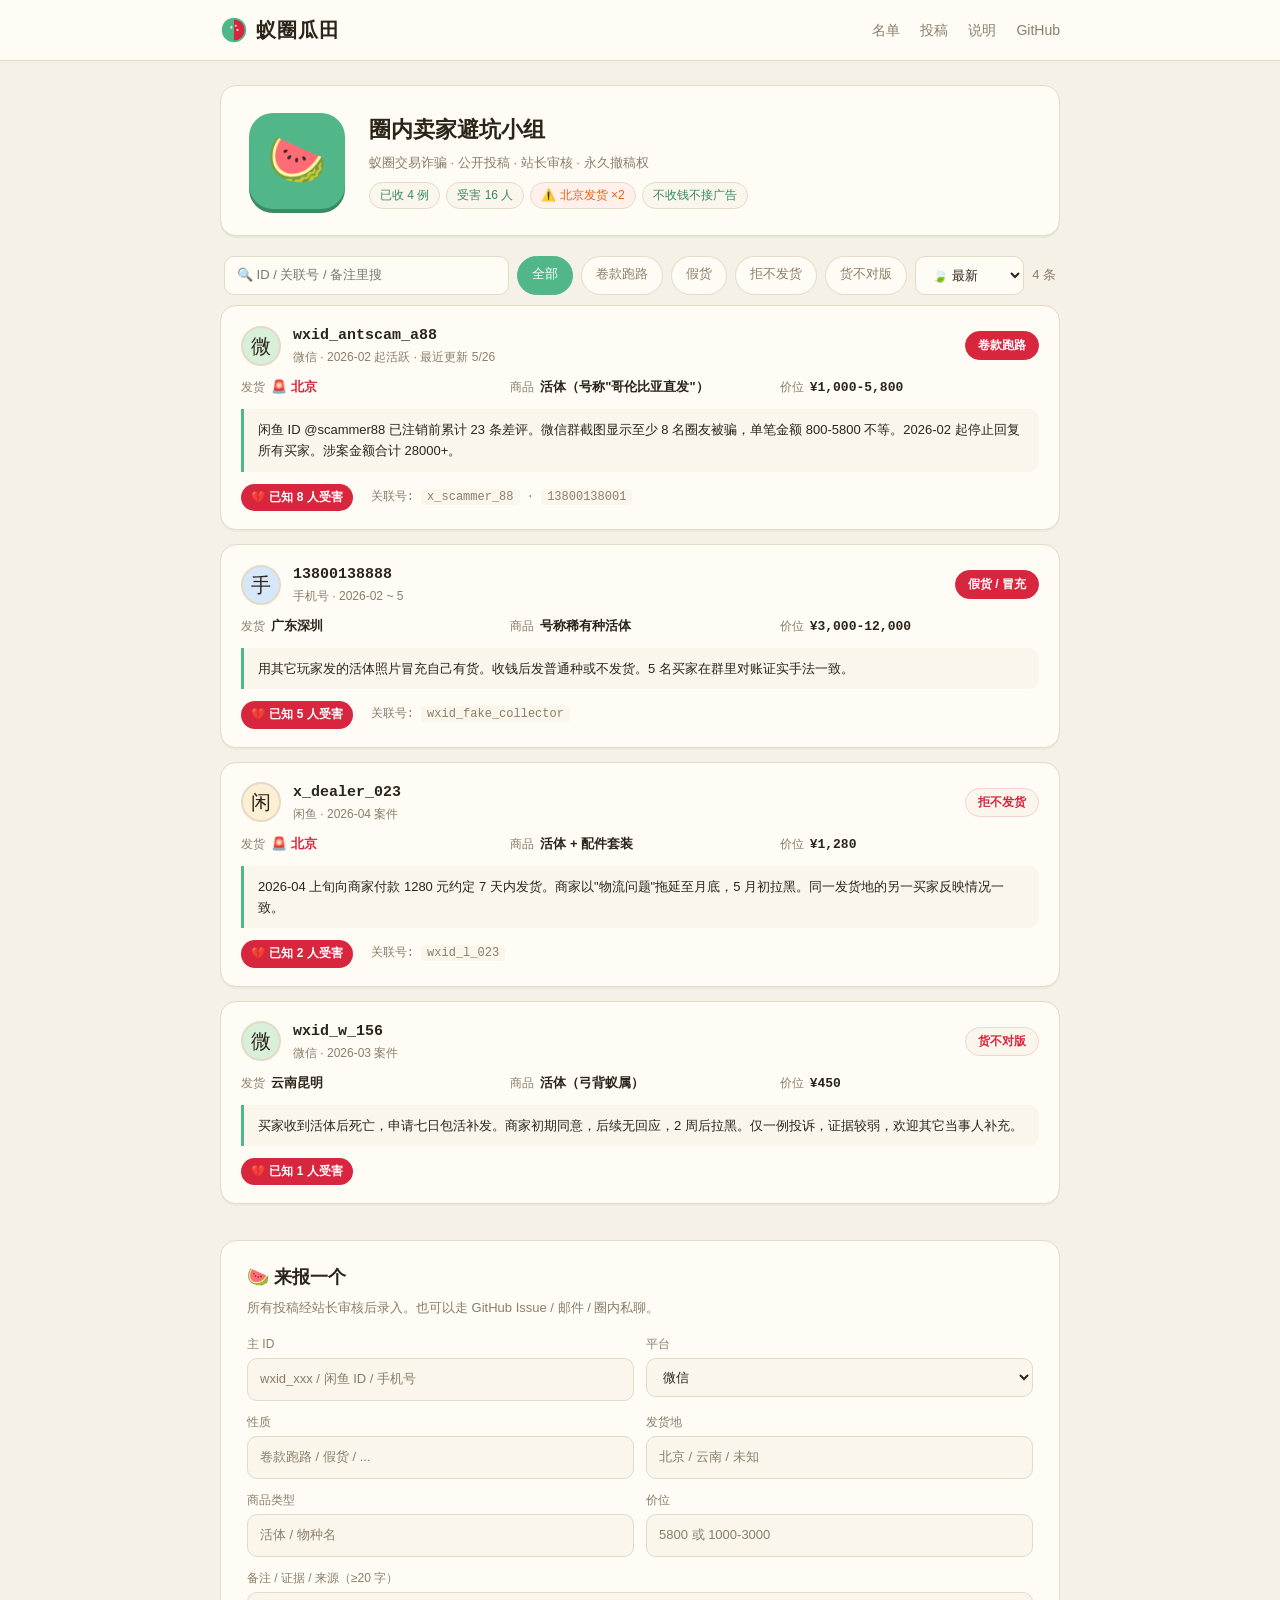
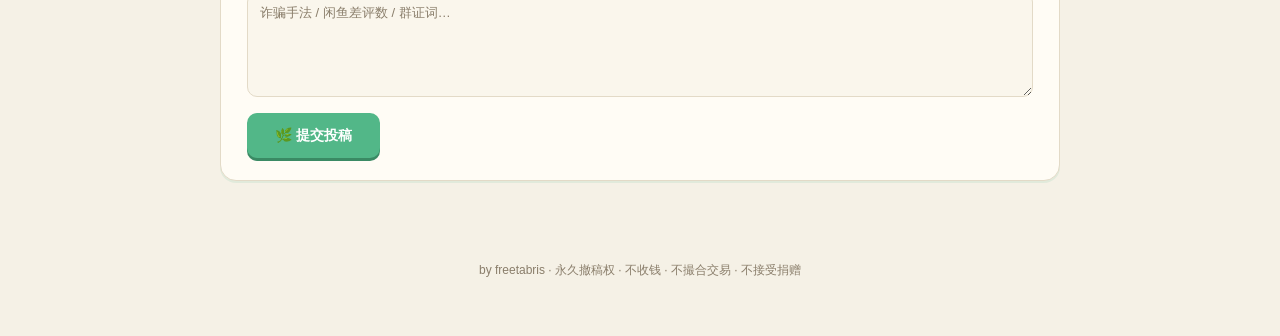
<file: demos/A3-douban-board.html>
<!DOCTYPE html>
<html lang="zh-CN">
<head>
<meta charset="UTF-8">
<meta name="viewport" content="width=device-width,initial-scale=1.0">
<title>蚁圈瓜田 · A3 吐槽板 demo</title>
<style>
  :root {
    --bg:       #f5f1e6;
    --paper:    #fffcf5;
    --ink:      #2b2419;
    --muted:    #8a7e6b;
    --line:     #e3dac7;
    --green:    #52b788;
    --green2:   #3a8a64;
    --red:      #d7263d;
    --orange:   #e36414;
    --pink:     #f5a3a3;
    --soft:     #faf6ec;
  }
  * { box-sizing: border-box; }
  html,body { margin:0; padding:0; }
  body {
    background: var(--bg);
    color: var(--ink);
    font-family: -apple-system, BlinkMacSystemFont, "Quicksand", "Source Han Sans SC", "PingFang SC", sans-serif;
    line-height: 1.6;
    font-size: 14px;
  }
  a { color: var(--green2); text-decoration: none; }
  a:hover { text-decoration: underline; }
  .wrap { max-width: 880px; margin: 0 auto; padding: 0 20px; }

  /* === 顶栏 === */
  header.top {
    background: var(--paper);
    border-bottom: 1px solid var(--line);
    padding: 14px 0;
  }
  header.top .row { display: flex; align-items: center; gap: 14px; }
  header.top .logo {
    font-size: 20px; font-weight: 800; letter-spacing: 1px;
    display: flex; align-items: center; gap: 8px;
  }
  header.top .logo svg { width: 28px; height: 28px; }
  header.top nav { margin-left: auto; display: flex; gap: 20px; font-size: 14px; }
  header.top nav a { color: var(--muted); }
  header.top nav a:hover { color: var(--green2); }

  /* === hero === */
  .hero {
    background: var(--paper);
    border-radius: 16px;
    padding: 26px 28px;
    margin: 24px 0 20px;
    border: 1px solid var(--line);
    display: flex; gap: 24px; align-items: center;
    box-shadow: 0 2px 0 rgba(82,183,136,0.12);
  }
  .hero .icon {
    flex: 0 0 96px;
    width: 96px; height: 96px;
    background: var(--green);
    border-radius: 24px;
    display: flex; align-items: center; justify-content: center;
    font-size: 48px;
    box-shadow: 0 4px 0 var(--green2);
  }
  .hero .text h1 { margin: 0 0 6px; font-size: 22px; font-weight: 800; }
  .hero .text p { margin: 0 0 8px; color: var(--muted); font-size: 13px; }
  .hero .tags { display: flex; gap: 6px; flex-wrap: wrap; }
  .hero .tag {
    font-size: 12px; padding: 3px 10px;
    background: var(--soft); color: var(--green2);
    border-radius: 999px;
    border: 1px solid var(--line);
  }
  .hero .tag.warn { background: #fff0eb; color: var(--orange); }

  /* === 工具条 === */
  .toolbar {
    display: flex; gap: 8px; flex-wrap: wrap;
    margin: 16px 0 10px;
    padding: 0 4px;
  }
  .toolbar input, .toolbar select {
    font: inherit; font-size: 13px;
    padding: 8px 12px;
    background: var(--paper); color: var(--ink);
    border: 1px solid var(--line);
    border-radius: 10px;
  }
  .toolbar input { flex: 1 1 240px; min-width: 180px; }
  .toolbar .pill {
    padding: 7px 14px;
    background: var(--paper);
    border: 1px solid var(--line);
    border-radius: 999px;
    color: var(--muted);
    font-size: 13px;
    cursor: pointer;
  }
  .toolbar .pill.on { background: var(--green); color: #fff; border-color: var(--green); }
  .toolbar .meta {
    margin-left: auto;
    color: var(--muted); font-size: 13px; align-self: center;
  }

  /* === 卡片 === */
  .feed { display: flex; flex-direction: column; gap: 14px; margin-bottom: 36px; }
  .post {
    background: var(--paper);
    border: 1px solid var(--line);
    border-radius: 16px;
    padding: 18px 20px;
    box-shadow: 0 2px 0 rgba(0,0,0,0.03);
  }
  .post-head { display: flex; align-items: center; gap: 12px; margin-bottom: 10px; }
  .avatar {
    width: 40px; height: 40px;
    border-radius: 50%;
    background: var(--soft);
    display: flex; align-items: center; justify-content: center;
    font-size: 20px;
    border: 2px solid var(--line);
  }
  .avatar.we { background: #d8efd8; }
  .avatar.xy { background: #fcefd4; }
  .avatar.ph { background: #d6e7fa; }
  .post-id {
    font-family: ui-monospace, "Cascadia Mono", Consolas, monospace;
    font-size: 15px;
    font-weight: 700;
  }
  .post-meta { color: var(--muted); font-size: 12px; }
  .nature-pill {
    margin-left: auto;
    font-size: 12px; padding: 4px 12px;
    border-radius: 999px;
    background: var(--soft);
    color: var(--red);
    border: 1px solid #f5d0d6;
    font-weight: 600;
  }
  .nature-pill.major {
    background: var(--red);
    color: #fff;
    border-color: var(--red);
  }
  .post-body { display: grid; grid-template-columns: 1fr 1fr 1fr; gap: 10px; margin: 10px 0; }
  .field { font-size: 13px; }
  .field .k { color: var(--muted); margin-right: 6px; font-size: 12px; }
  .field .v { font-weight: 600; }
  .field .v.beijing { color: var(--red); }
  .field .v.beijing::before { content: "🚨 "; }
  .field .v.price { font-family: ui-monospace, monospace; }

  .post-note {
    background: var(--soft);
    border-left: 3px solid var(--green);
    padding: 10px 14px;
    border-radius: 0 10px 10px 0;
    color: var(--ink);
    font-size: 13px;
    line-height: 1.65;
    margin-top: 8px;
  }
  .post-foot {
    display: flex; gap: 18px; align-items: center;
    margin-top: 12px;
    color: var(--muted); font-size: 13px;
  }
  .post-foot .victim {
    background: var(--red); color: #fff;
    padding: 4px 10px; border-radius: 999px;
    font-weight: 700; font-size: 12px;
  }
  .post-foot .victim::before { content: "💔 "; }
  .post-foot .alt {
    font-family: ui-monospace, monospace;
    font-size: 12px;
    color: var(--muted);
  }
  .post-foot .alt code { background: var(--soft); padding: 1px 6px; border-radius: 4px; }

  /* === 投稿 === */
  .submit {
    background: var(--paper);
    border: 1px solid var(--line);
    border-radius: 16px;
    padding: 22px 26px;
    margin: 30px 0 60px;
    box-shadow: 0 2px 0 rgba(82,183,136,0.12);
  }
  .submit h2 { margin: 0 0 6px; font-size: 18px; font-weight: 800; display: flex; align-items: center; gap: 8px; }
  .submit .desc { color: var(--muted); font-size: 13px; margin: 0 0 16px; }
  .submit form { display: grid; gap: 12px; }
  .submit .row { display: grid; gap: 12px; grid-template-columns: 1fr 1fr; }
  .submit label { display: flex; flex-direction: column; gap: 4px; font-size: 12px; color: var(--muted); }
  .submit input, .submit select, .submit textarea {
    font: inherit; font-size: 13px;
    padding: 10px 12px;
    background: var(--soft); color: var(--ink);
    border: 1px solid var(--line);
    border-radius: 10px;
  }
  .submit input::placeholder, .submit textarea::placeholder { color: var(--muted); }
  .submit button {
    margin-top: 4px;
    padding: 11px 28px;
    background: var(--green);
    color: #fff;
    border: 0;
    border-radius: 10px;
    font: inherit;
    font-size: 14px;
    font-weight: 700;
    cursor: pointer;
    justify-self: start;
    box-shadow: 0 3px 0 var(--green2);
  }
  .submit button:hover { transform: translateY(1px); box-shadow: 0 2px 0 var(--green2); }

  footer {
    color: var(--muted); font-size: 12px; text-align: center;
    padding: 20px 0 60px;
  }

  @media (max-width: 720px) {
    .hero { flex-direction: column; text-align: center; }
    .hero .icon { flex: 0 0 auto; }
    .post-body { grid-template-columns: 1fr; }
    .submit .row { grid-template-columns: 1fr; }
  }
</style>
</head>
<body>

<header class="top">
  <div class="wrap row">
    <div class="logo">
      <svg viewBox="0 0 32 32" fill="none">
        <circle cx="16" cy="16" r="14" fill="#52b788"/>
        <path d="M16 4 a12 12 0 0 1 0 24z" fill="#d7263d"/>
        <circle cx="13" cy="13" r="1.2" fill="#fff"/>
        <circle cx="18" cy="11" r="1" fill="#fff"/>
        <circle cx="20" cy="16" r="1.2" fill="#fff"/>
      </svg>
      蚁圈瓜田
    </div>
    <nav>
      <a href="#">名单</a>
      <a href="#submit">投稿</a>
      <a href="#">说明</a>
      <a href="#">GitHub</a>
    </nav>
  </div>
</header>

<div class="wrap">

  <section class="hero">
    <div class="icon">🍉</div>
    <div class="text">
      <h1>圈内卖家避坑小组</h1>
      <p>蚁圈交易诈骗 · 公开投稿 · 站长审核 · 永久撤稿权</p>
      <div class="tags">
        <span class="tag">已收 4 例</span>
        <span class="tag">受害 16 人</span>
        <span class="tag warn">⚠️ 北京发货 ×2</span>
        <span class="tag">不收钱不接广告</span>
      </div>
    </div>
  </section>

  <div class="toolbar">
    <input type="search" placeholder="🔍 ID / 关联号 / 备注里搜">
    <span class="pill on">全部</span>
    <span class="pill">卷款跑路</span>
    <span class="pill">假货</span>
    <span class="pill">拒不发货</span>
    <span class="pill">货不对版</span>
    <select>
      <option>🍃 最新</option>
      <option>受骗人数 ↓</option>
      <option>金额 ↓</option>
    </select>
    <span class="meta">4 条</span>
  </div>

  <section class="feed">

    <article class="post">
      <div class="post-head">
        <div class="avatar we">微</div>
        <div>
          <div class="post-id">wxid_antscam_a88</div>
          <div class="post-meta">微信 · 2026-02 起活跃 · 最近更新 5/26</div>
        </div>
        <span class="nature-pill major">卷款跑路</span>
      </div>
      <div class="post-body">
        <div class="field"><span class="k">发货</span><span class="v beijing">北京</span></div>
        <div class="field"><span class="k">商品</span><span class="v">活体（号称"哥伦比亚直发"）</span></div>
        <div class="field"><span class="k">价位</span><span class="v price">¥1,000-5,800</span></div>
      </div>
      <div class="post-note">
        闲鱼 ID @scammer88 已注销前累计 23 条差评。微信群截图显示至少 8 名圈友被骗，单笔金额 800-5800 不等。2026-02 起停止回复所有买家。涉案金额合计 28000+。
      </div>
      <div class="post-foot">
        <span class="victim">已知 8 人受害</span>
        <span class="alt">关联号: <code>x_scammer_88</code> · <code>13800138001</code></span>
      </div>
    </article>

    <article class="post">
      <div class="post-head">
        <div class="avatar ph">手</div>
        <div>
          <div class="post-id">13800138888</div>
          <div class="post-meta">手机号 · 2026-02 ~ 5</div>
        </div>
        <span class="nature-pill major">假货 / 冒充</span>
      </div>
      <div class="post-body">
        <div class="field"><span class="k">发货</span><span class="v">广东深圳</span></div>
        <div class="field"><span class="k">商品</span><span class="v">号称稀有种活体</span></div>
        <div class="field"><span class="k">价位</span><span class="v price">¥3,000-12,000</span></div>
      </div>
      <div class="post-note">
        用其它玩家发的活体照片冒充自己有货。收钱后发普通种或不发货。5 名买家在群里对账证实手法一致。
      </div>
      <div class="post-foot">
        <span class="victim">已知 5 人受害</span>
        <span class="alt">关联号: <code>wxid_fake_collector</code></span>
      </div>
    </article>

    <article class="post">
      <div class="post-head">
        <div class="avatar xy">闲</div>
        <div>
          <div class="post-id">x_dealer_023</div>
          <div class="post-meta">闲鱼 · 2026-04 案件</div>
        </div>
        <span class="nature-pill">拒不发货</span>
      </div>
      <div class="post-body">
        <div class="field"><span class="k">发货</span><span class="v beijing">北京</span></div>
        <div class="field"><span class="k">商品</span><span class="v">活体 + 配件套装</span></div>
        <div class="field"><span class="k">价位</span><span class="v price">¥1,280</span></div>
      </div>
      <div class="post-note">
        2026-04 上旬向商家付款 1280 元约定 7 天内发货。商家以"物流问题"拖延至月底，5 月初拉黑。同一发货地的另一买家反映情况一致。
      </div>
      <div class="post-foot">
        <span class="victim">已知 2 人受害</span>
        <span class="alt">关联号: <code>wxid_l_023</code></span>
      </div>
    </article>

    <article class="post">
      <div class="post-head">
        <div class="avatar we">微</div>
        <div>
          <div class="post-id">wxid_w_156</div>
          <div class="post-meta">微信 · 2026-03 案件</div>
        </div>
        <span class="nature-pill">货不对版</span>
      </div>
      <div class="post-body">
        <div class="field"><span class="k">发货</span><span class="v">云南昆明</span></div>
        <div class="field"><span class="k">商品</span><span class="v">活体（弓背蚁属）</span></div>
        <div class="field"><span class="k">价位</span><span class="v price">¥450</span></div>
      </div>
      <div class="post-note">
        买家收到活体后死亡，申请七日包活补发。商家初期同意，后续无回应，2 周后拉黑。仅一例投诉，证据较弱，欢迎其它当事人补充。
      </div>
      <div class="post-foot">
        <span class="victim">已知 1 人受害</span>
      </div>
    </article>

  </section>

  <section class="submit" id="submit">
    <h2>🍉 来报一个</h2>
    <p class="desc">所有投稿经站长审核后录入。也可以走 GitHub Issue / 邮件 / 圈内私聊。</p>
    <form>
      <div class="row">
        <label>主 ID<input placeholder="wxid_xxx / 闲鱼 ID / 手机号"></label>
        <label>平台
          <select><option>微信</option><option>闲鱼</option><option>手机</option><option>QQ</option><option>其它</option></select>
        </label>
      </div>
      <div class="row">
        <label>性质<input placeholder="卷款跑路 / 假货 / ..."></label>
        <label>发货地<input placeholder="北京 / 云南 / 未知"></label>
      </div>
      <div class="row">
        <label>商品类型<input placeholder="活体 / 物种名"></label>
        <label>价位<input placeholder="5800 或 1000-3000"></label>
      </div>
      <label>备注 / 证据 / 来源（≥20 字）
        <textarea rows="4" placeholder="诈骗手法 / 闲鱼差评数 / 群证词…"></textarea>
      </label>
      <button type="button">🌿 提交投稿</button>
    </form>
  </section>

</div>

<footer>
  by freetabris · 永久撤稿权 · 不收钱 · 不撮合交易 · 不接受捐赠
</footer>
</body>
</html>
</file>
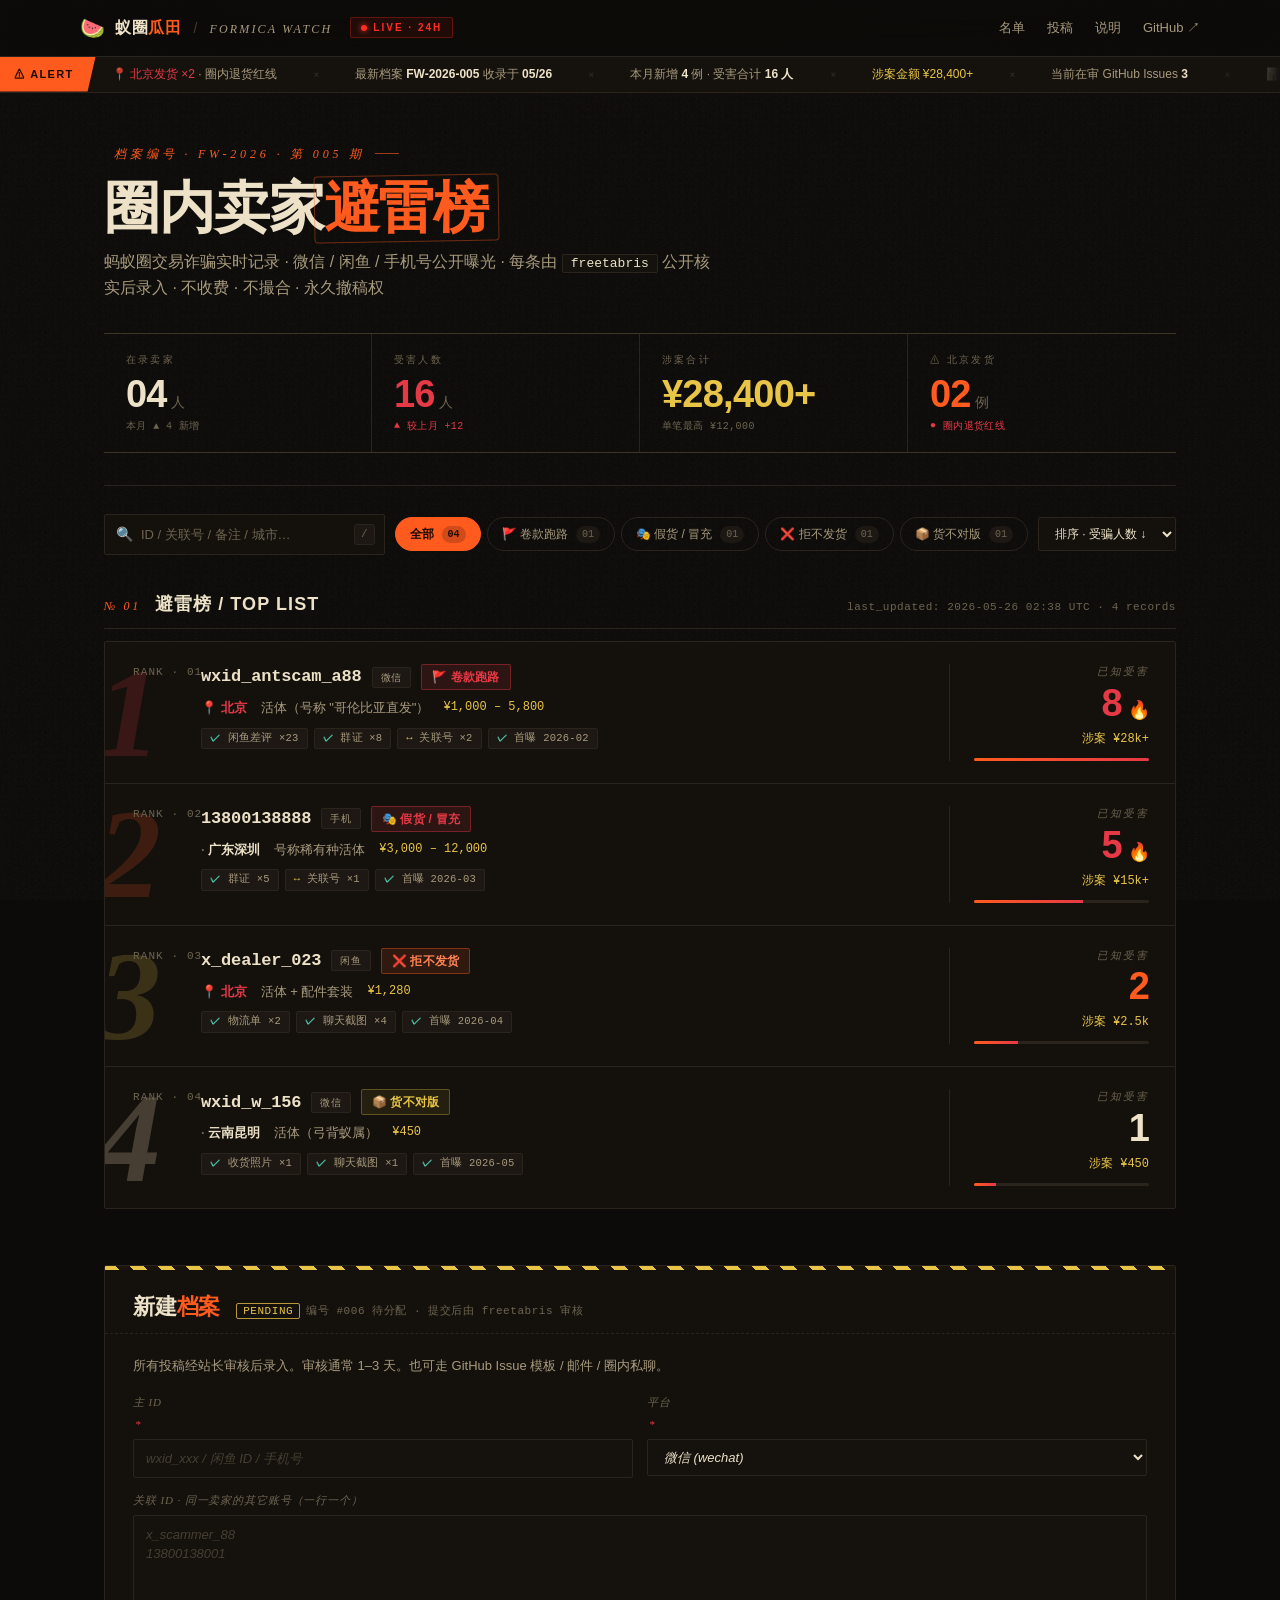
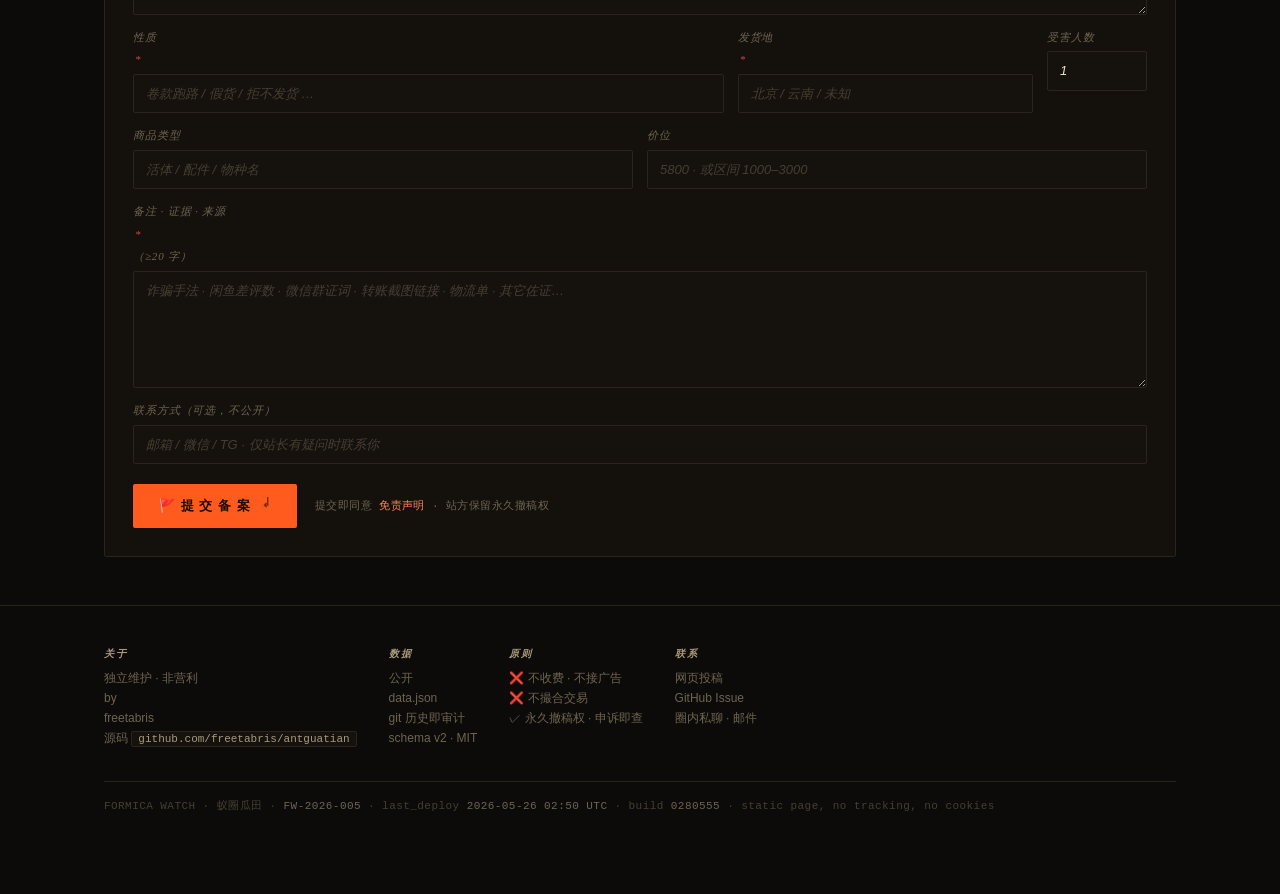
<file: public/demos/A2-v2-design-skill.html>
<!DOCTYPE html>
<html lang="zh-CN">
<head>
<meta charset="UTF-8">
<meta name="viewport" content="width=device-width,initial-scale=1.0">
<title>蚁圈瓜田 · FORMICA WATCH · A2 v2</title>
<style>
  :root {
    /* warm-tinted dark, not flat black */
    --bg:        #0c0b09;
    --bg-alt:    #15120e;
    --bg-hi:     #1d1813;
    --bg-card:   #14110d;
    --line:      #2a241c;
    --line-hi:   #3d3526;
    --rule:      #1f1a14;

    --ink:       #ede2c8;
    --ink-2:     #a89a7d;
    --ink-3:     #6e6450;
    --ink-4:     #463e32;

    --accent:    #ff5b1f;     /* burnt orange */
    --accent-l:  #ff8454;
    --accent-d:  #c93f0f;
    --danger:    #e63946;
    --gold:      #e8c547;     /* hazard yellow */
    --gold-d:    #b8973a;
    --live:      #ff2d20;
    --teal:      #4ec9b0;

    --font-sans: "PingFang SC", "HarmonyOS Sans SC", "Microsoft YaHei", -apple-system, BlinkMacSystemFont, sans-serif;
    --font-serif: Georgia, "Times New Roman", "Songti SC", serif;
    --font-mono: ui-monospace, "JetBrains Mono", "Cascadia Code", "SF Mono", Menlo, Consolas, monospace;
  }
  * { box-sizing: border-box; }
  html, body { margin: 0; padding: 0; }

  body {
    background: var(--bg);
    color: var(--ink);
    font-family: var(--font-sans);
    line-height: 1.5;
    font-size: 14px;
    font-feature-settings: "ss01", "tnum";
    -webkit-font-smoothing: antialiased;
    text-rendering: optimizeLegibility;
    /* subtle noise texture, inline SVG data URI */
    background-image:
      radial-gradient(ellipse 80% 50% at 50% -10%, rgba(255,91,31,0.04) 0%, transparent 50%),
      url("data:image/svg+xml;utf8,<svg xmlns='http://www.w3.org/2000/svg' width='200' height='200' viewBox='0 0 200 200'><filter id='n'><feTurbulence baseFrequency='0.85' numOctaves='2' stitchTiles='stitch'/><feColorMatrix values='0 0 0 0 0.92 0 0 0 0 0.85 0 0 0 0 0.7 0 0 0 0.04 0'/></filter><rect width='200' height='200' filter='url(%23n)'/></svg>");
    background-attachment: fixed;
  }

  a { color: var(--accent-l); text-decoration: none; }
  a:hover { color: var(--accent); text-decoration: underline; text-underline-offset: 3px; }

  ::selection { background: var(--accent); color: #fff; }

  .wrap { max-width: 1120px; margin: 0 auto; padding: 0 24px; }

  /* ============ TOP BAR ============ */
  .topbar {
    position: sticky; top: 0; z-index: 50;
    background: rgba(12,11,9, 0.85);
    backdrop-filter: blur(14px) saturate(140%);
    -webkit-backdrop-filter: blur(14px) saturate(140%);
    border-bottom: 1px solid var(--line);
  }
  .topbar .row {
    display: flex; align-items: center; gap: 18px;
    padding: 14px 0;
  }
  .brand {
    display: flex; align-items: baseline; gap: 10px;
    cursor: default;
  }
  .brand .mark { font-size: 20px; line-height: 1; transform: translateY(2px); }
  .brand .name-en {
    font-family: var(--font-serif);
    font-style: italic;
    font-size: 12px;
    letter-spacing: 0.18em;
    color: var(--ink-2);
    text-transform: uppercase;
  }
  .brand .sep {
    color: var(--ink-4);
    margin: 0 2px;
  }
  .brand .name-cn {
    font-weight: 800;
    font-size: 16px;
    letter-spacing: 0.04em;
    color: var(--ink);
  }
  .brand .name-cn em { color: var(--accent); font-style: normal; }

  .live {
    display: inline-flex; align-items: center; gap: 6px;
    padding: 2px 10px;
    background: rgba(255,45,32,0.08);
    border: 1px solid rgba(255,45,32,0.3);
    border-radius: 2px;
    font-size: 10px;
    letter-spacing: 0.2em;
    color: var(--live);
    font-weight: 600;
    text-transform: uppercase;
  }
  .live .dot {
    width: 6px; height: 6px; border-radius: 50%;
    background: var(--live);
    box-shadow: 0 0 6px var(--live);
    animation: pulse 1.4s ease-in-out infinite;
  }
  @keyframes pulse {
    0%, 100% { opacity: 1; transform: scale(1); }
    50%      { opacity: 0.35; transform: scale(1.4); }
  }

  .topbar nav {
    margin-left: auto;
    display: flex; gap: 22px;
    font-size: 13px;
  }
  .topbar nav a {
    color: var(--ink-2);
    text-decoration: none;
    position: relative;
    padding: 4px 0;
  }
  .topbar nav a::after {
    content: "";
    position: absolute; left: 0; right: 0; bottom: -2px;
    height: 1px; background: var(--accent);
    transform: scaleX(0); transform-origin: left;
    transition: transform 0.25s ease;
  }
  .topbar nav a:hover { color: var(--ink); text-decoration: none; }
  .topbar nav a:hover::after { transform: scaleX(1); }

  /* ============ TICKER ============ */
  .ticker {
    background: linear-gradient(90deg, var(--bg-alt) 0%, var(--bg-alt) 100%);
    border-bottom: 1px solid var(--line);
    overflow: hidden;
    height: 36px;
    display: flex; align-items: stretch;
    font-size: 12px;
  }
  .ticker .label {
    background: var(--accent);
    color: #1a0a02;
    padding: 0 14px;
    display: flex; align-items: center;
    font-weight: 800;
    letter-spacing: 0.12em;
    font-size: 11px;
    flex-shrink: 0;
    /* corner cut */
    clip-path: polygon(0 0, 100% 0, calc(100% - 8px) 100%, 0 100%);
    padding-right: 22px;
  }
  .ticker .track {
    display: flex; align-items: center;
    flex: 1;
    overflow: hidden;
    position: relative;
    -webkit-mask-image: linear-gradient(90deg, transparent 0, #000 30px, #000 calc(100% - 80px), transparent 100%);
    mask-image: linear-gradient(90deg, transparent 0, #000 30px, #000 calc(100% - 80px), transparent 100%);
  }
  .ticker .train {
    display: flex; gap: 36px;
    white-space: nowrap;
    animation: scroll-left 50s linear infinite;
    padding-left: 16px;
    color: var(--ink-2);
  }
  .ticker .train b { color: var(--ink); font-weight: 600; }
  .ticker .train .warn { color: var(--gold); }
  .ticker .train .danger { color: var(--danger); }
  .ticker:hover .train { animation-play-state: paused; }
  @keyframes scroll-left {
    from { transform: translateX(0); }
    to   { transform: translateX(-50%); }
  }
  .ticker .train .sep { color: var(--ink-4); }

  /* ============ HERO ============ */
  .hero {
    padding: 52px 0 32px;
    border-bottom: 1px solid var(--line);
    position: relative;
  }
  .hero .kicker {
    font-family: var(--font-serif);
    font-style: italic;
    font-size: 12px;
    letter-spacing: 0.32em;
    color: var(--accent);
    text-transform: uppercase;
    margin-bottom: 16px;
    display: flex; align-items: center; gap: 10px;
  }
  .hero .kicker::before, .hero .kicker::after {
    content: ""; flex: 0 0 24px; height: 1px; background: var(--accent);
    opacity: 0.6;
  }
  .hero .kicker::before { flex: 0 0 0; }
  .hero h1 {
    margin: 0 0 12px;
    font-size: 56px;
    line-height: 1.05;
    font-weight: 900;
    letter-spacing: -0.02em;
    color: var(--ink);
  }
  .hero h1 .em {
    color: var(--accent);
    position: relative;
    display: inline-block;
  }
  .hero h1 .em::before {
    content: "";
    position: absolute;
    inset: -4px -10px;
    border: 1.5px solid var(--accent);
    border-radius: 4px;
    transform: rotate(-1deg);
    opacity: 0.4;
    pointer-events: none;
  }
  .hero .dek {
    font-size: 16px;
    color: var(--ink-2);
    margin: 0 0 32px;
    max-width: 620px;
    line-height: 1.6;
  }
  .hero .dek .auth {
    font-family: var(--font-mono);
    font-size: 13px;
    color: var(--ink);
    background: var(--bg-alt);
    padding: 1px 8px;
    border: 1px solid var(--line);
    border-radius: 2px;
  }

  /* stats strip, no cards, hairline dividers */
  .stats-strip {
    display: grid;
    grid-template-columns: repeat(4, 1fr);
    border-top: 1px solid var(--line-hi);
    border-bottom: 1px solid var(--line-hi);
    margin-top: 20px;
  }
  .stat {
    padding: 18px 22px;
    border-right: 1px solid var(--line);
    position: relative;
  }
  .stat:last-child { border-right: 0; }
  .stat .l {
    font-family: var(--font-serif);
    font-size: 10px;
    letter-spacing: 0.22em;
    color: var(--ink-3);
    text-transform: uppercase;
    margin-bottom: 8px;
    display: flex; align-items: center; gap: 6px;
  }
  .stat .n {
    font-family: var(--font-sans);
    font-size: 38px;
    font-weight: 800;
    line-height: 1;
    color: var(--ink);
    letter-spacing: -0.02em;
    font-variant-numeric: tabular-nums;
  }
  .stat .n .unit {
    font-size: 14px; font-weight: 500; color: var(--ink-3); margin-left: 4px;
  }
  .stat .n.accent { color: var(--accent); }
  .stat .n.danger { color: var(--danger); }
  .stat .n.warn { color: var(--gold); }
  .stat .trend {
    font-family: var(--font-mono);
    font-size: 10px;
    color: var(--ink-3);
    margin-top: 6px;
    letter-spacing: 0.04em;
  }
  .stat .trend.up { color: var(--danger); }
  .stat .trend .arrow { display: inline-block; transform: translateY(-1px); }

  /* ============ TOOLBAR ============ */
  .toolbar {
    margin: 28px 0 16px;
    display: flex; flex-wrap: wrap; gap: 10px;
    align-items: center;
  }
  .search {
    flex: 1 1 280px;
    min-width: 240px;
    position: relative;
    display: flex; align-items: center;
  }
  .search input {
    flex: 1;
    font: inherit; font-size: 13px;
    background: var(--bg-card);
    color: var(--ink);
    border: 1px solid var(--line);
    border-radius: 2px;
    padding: 10px 36px 10px 36px;
    transition: border-color 0.18s;
  }
  .search input:focus {
    outline: none;
    border-color: var(--accent);
    box-shadow: 0 0 0 3px rgba(255,91,31,0.1);
  }
  .search input::placeholder { color: var(--ink-3); }
  .search .ico {
    position: absolute; left: 12px;
    color: var(--ink-3);
    font-size: 14px;
    pointer-events: none;
  }
  .search .kbd {
    position: absolute; right: 10px;
    font-family: var(--font-mono);
    font-size: 11px;
    color: var(--ink-3);
    background: var(--bg-hi);
    border: 1px solid var(--line);
    padding: 1px 6px;
    border-radius: 3px;
  }

  .chips {
    display: flex; gap: 6px; flex-wrap: wrap;
  }
  .chip {
    font: inherit; font-size: 12px;
    background: transparent;
    color: var(--ink-2);
    border: 1px solid var(--line);
    border-radius: 999px;
    padding: 7px 14px;
    cursor: pointer;
    display: inline-flex; align-items: center; gap: 6px;
    transition: all 0.15s;
    font-family: var(--font-sans);
  }
  .chip:hover { color: var(--ink); border-color: var(--line-hi); background: var(--bg-card); }
  .chip.active {
    color: #1a0a02;
    background: var(--accent);
    border-color: var(--accent);
    font-weight: 600;
  }
  .chip .count {
    font-family: var(--font-mono);
    font-size: 10px;
    color: var(--ink-3);
    background: var(--bg-hi);
    padding: 1px 6px;
    border-radius: 999px;
    margin-left: 2px;
  }
  .chip.active .count {
    color: #1a0a02;
    background: rgba(0,0,0,0.18);
  }

  .sort {
    font: inherit; font-size: 12px;
    background: var(--bg-card);
    color: var(--ink);
    border: 1px solid var(--line);
    border-radius: 2px;
    padding: 8px 12px;
    cursor: pointer;
  }
  .sort:focus { outline: none; border-color: var(--accent); }

  /* ============ RANKBOARD ============ */
  .section-head {
    display: flex; align-items: baseline; gap: 14px;
    margin: 36px 0 12px;
    padding-bottom: 10px;
    border-bottom: 1px solid var(--line);
  }
  .section-head .num {
    font-family: var(--font-serif);
    font-style: italic;
    color: var(--accent);
    font-size: 12px;
    letter-spacing: 0.22em;
  }
  .section-head h2 {
    margin: 0;
    font-size: 18px;
    font-weight: 800;
    letter-spacing: 0.06em;
    color: var(--ink);
  }
  .section-head .right {
    margin-left: auto;
    font-family: var(--font-mono);
    color: var(--ink-3);
    font-size: 11px;
    letter-spacing: 0.05em;
  }

  .board { display: flex; flex-direction: column; gap: 1px; background: var(--line); border: 1px solid var(--line); border-radius: 2px; overflow: hidden; }

  .entry {
    position: relative;
    background: var(--bg-card);
    padding: 22px 26px 22px 96px;
    display: grid;
    grid-template-columns: 1fr 200px;
    gap: 24px;
    transition: background 0.2s;
    overflow: hidden;
  }
  .entry:hover { background: var(--bg-hi); }
  .entry::before {
    /* left accent stripe on hover */
    content: "";
    position: absolute; left: 0; top: 0; bottom: 0;
    width: 3px;
    background: var(--accent);
    transform: scaleY(0); transform-origin: top;
    transition: transform 0.22s ease;
  }
  .entry:hover::before { transform: scaleY(1); }

  /* giant background rank number */
  .entry .rank-bg {
    position: absolute;
    left: -8px; top: 50%;
    transform: translateY(-50%);
    font-family: var(--font-serif);
    font-style: italic;
    font-size: 128px;
    font-weight: 700;
    color: var(--ink-4);
    line-height: 0.85;
    letter-spacing: -0.04em;
    pointer-events: none;
    user-select: none;
    transition: color 0.2s, transform 0.4s cubic-bezier(.2,.7,.2,1.05);
  }
  .entry:hover .rank-bg {
    color: var(--accent-d);
    transform: translateY(-50%) translateX(4px);
  }
  .entry.r1 .rank-bg { color: rgba(230, 57, 70, 0.18); }
  .entry.r1:hover .rank-bg { color: rgba(230, 57, 70, 0.5); }
  .entry.r2 .rank-bg { color: rgba(255, 91, 31, 0.18); }
  .entry.r3 .rank-bg { color: rgba(232, 197, 71, 0.18); }

  .entry .rank-num {
    position: absolute; top: 22px; left: 28px;
    font-family: var(--font-mono);
    font-size: 11px;
    letter-spacing: 0.1em;
    color: var(--ink-3);
  }

  .entry-main { min-width: 0; position: relative; z-index: 1; }
  .entry-main .row1 {
    display: flex; gap: 10px; align-items: center; flex-wrap: wrap;
    margin-bottom: 6px;
  }
  .entry-main .id {
    font-family: var(--font-mono);
    font-size: 17px;
    font-weight: 700;
    color: var(--ink);
    letter-spacing: -0.01em;
  }
  .entry-main .plat {
    font-size: 10px;
    padding: 2px 8px;
    background: var(--bg-hi);
    color: var(--ink-2);
    border: 1px solid var(--line);
    border-radius: 2px;
    letter-spacing: 0.06em;
  }
  .entry-main .nature {
    font-size: 12px;
    font-weight: 600;
    padding: 3px 10px;
    border-radius: 2px;
    letter-spacing: 0.02em;
    border: 1px solid;
  }
  .entry-main .nature.critical {
    background: rgba(230, 57, 70, 0.12);
    color: var(--danger);
    border-color: rgba(230, 57, 70, 0.4);
  }
  .entry-main .nature.high {
    background: rgba(255, 91, 31, 0.12);
    color: var(--accent-l);
    border-color: rgba(255, 91, 31, 0.4);
  }
  .entry-main .nature.medium {
    background: rgba(232, 197, 71, 0.08);
    color: var(--gold);
    border-color: rgba(232, 197, 71, 0.3);
  }
  .entry-main .nature.low {
    background: rgba(78, 201, 176, 0.06);
    color: var(--teal);
    border-color: rgba(78, 201, 176, 0.3);
  }

  .entry-main .row2 {
    display: flex; flex-wrap: wrap; gap: 14px;
    margin: 8px 0 10px;
    font-size: 13px;
    color: var(--ink-2);
  }
  .entry-main .row2 .ship {
    font-weight: 600;
    color: var(--ink);
  }
  .entry-main .row2 .ship.beijing {
    color: var(--danger);
  }
  .entry-main .row2 .ship.beijing::before { content: "📍 "; }
  .entry-main .row2 .ship:not(.beijing)::before { content: "· "; color: var(--ink-3); }
  .entry-main .row2 .goods { color: var(--ink-2); }
  .entry-main .row2 .price {
    font-family: var(--font-mono);
    font-size: 12px;
    color: var(--gold);
  }

  /* evidence chips */
  .ev-bar {
    display: flex; flex-wrap: wrap; gap: 6px;
    margin-top: 6px;
  }
  .ev {
    font-size: 10.5px;
    color: var(--ink-2);
    padding: 2px 8px;
    background: var(--bg-hi);
    border: 1px solid var(--line);
    border-radius: 2px;
    font-family: var(--font-mono);
    letter-spacing: 0.02em;
  }
  .ev::before {
    content: "✓ ";
    color: var(--teal);
    font-weight: 700;
  }
  .ev.alt::before { content: "↔ "; color: var(--gold); }

  /* victim block on right */
  .entry-victim {
    text-align: right;
    border-left: 1px solid var(--line);
    padding-left: 24px;
    display: flex; flex-direction: column; justify-content: center;
    position: relative; z-index: 1;
  }
  .entry-victim .l {
    font-family: var(--font-serif);
    font-style: italic;
    font-size: 10.5px;
    letter-spacing: 0.2em;
    color: var(--ink-3);
    text-transform: uppercase;
    margin-bottom: 4px;
  }
  .entry-victim .n {
    font-size: 38px;
    font-weight: 900;
    line-height: 1;
    color: var(--ink);
    letter-spacing: -0.02em;
    font-variant-numeric: tabular-nums;
    display: flex; align-items: baseline; justify-content: flex-end; gap: 6px;
  }
  .entry-victim .n .fire { font-size: 18px; }
  .entry-victim .n.hot { color: var(--danger); }
  .entry-victim .n.mid { color: var(--accent); }
  .entry-victim .amount {
    font-family: var(--font-mono);
    font-size: 12px;
    color: var(--gold);
    margin-top: 8px;
  }
  .entry-victim .bar {
    margin-top: 10px;
    height: 3px;
    background: var(--line);
    border-radius: 2px;
    overflow: hidden;
    position: relative;
  }
  .entry-victim .bar .fill {
    position: absolute; left: 0; top: 0; bottom: 0;
    background: linear-gradient(90deg, var(--accent) 0%, var(--danger) 100%);
    transform-origin: left;
    animation: bar-in 1.4s cubic-bezier(.4,1.2,.4,1) backwards;
  }
  @keyframes bar-in {
    from { transform: scaleX(0); }
    to { transform: scaleX(1); }
  }

  /* page-load stagger */
  .entry { animation: fade-up 0.5s ease backwards; }
  .entry.r1 { animation-delay: 0.05s; }
  .entry.r2 { animation-delay: 0.12s; }
  .entry.r3 { animation-delay: 0.19s; }
  .entry.r4 { animation-delay: 0.26s; }
  @keyframes fade-up {
    from { opacity: 0; transform: translateY(8px); }
    to { opacity: 1; transform: translateY(0); }
  }

  /* ============ SUBMIT ============ */
  .submit-section {
    margin: 56px 0 48px;
    background: var(--bg-card);
    border: 1px solid var(--line);
    border-radius: 2px;
    position: relative;
    overflow: hidden;
  }
  .submit-section::before {
    /* hazard tape top stripe */
    content: "";
    position: absolute; top: 0; left: 0; right: 0; height: 4px;
    background: repeating-linear-gradient(
      45deg,
      var(--gold), var(--gold) 10px,
      #1a1308 10px, #1a1308 20px
    );
  }
  .submit-section .head {
    padding: 24px 28px 10px;
    display: flex; align-items: baseline; gap: 16px;
    border-bottom: 1px dashed var(--line);
  }
  .submit-section .head h2 {
    margin: 0;
    font-size: 22px;
    font-weight: 800;
    letter-spacing: -0.01em;
  }
  .submit-section .head h2 .em { color: var(--accent); }
  .submit-section .head .meta {
    font-family: var(--font-mono);
    font-size: 11px;
    color: var(--ink-3);
    letter-spacing: 0.05em;
  }
  .submit-section .head .meta .pending {
    color: var(--gold);
    border: 1px solid var(--gold-d);
    padding: 1px 6px;
    border-radius: 2px;
    margin-right: 6px;
  }
  .submit-section .body { padding: 22px 28px 28px; }
  .submit-section .lead {
    color: var(--ink-2);
    font-size: 13px;
    margin: 0 0 18px;
  }
  .submit-section form { display: grid; gap: 14px; }
  .submit-section .row { display: grid; gap: 14px; grid-template-columns: 1fr 1fr; }
  .submit-section .row.three { grid-template-columns: 2fr 1fr 100px; }
  .submit-section label {
    display: flex; flex-direction: column; gap: 6px;
    font-size: 11px;
    letter-spacing: 0.08em;
    color: var(--ink-3);
    text-transform: uppercase;
    font-family: var(--font-serif);
    font-style: italic;
  }
  .submit-section label .req { color: var(--danger); margin-left: 2px; }
  .submit-section input,
  .submit-section select,
  .submit-section textarea {
    font: inherit; font-size: 13px;
    font-family: var(--font-sans);
    background: var(--bg-alt);
    color: var(--ink);
    border: 1px solid var(--line);
    border-radius: 2px;
    padding: 9px 12px;
    transition: all 0.15s;
    text-transform: none;
    letter-spacing: 0;
  }
  .submit-section input:focus,
  .submit-section select:focus,
  .submit-section textarea:focus {
    outline: none;
    border-color: var(--accent);
    background: var(--bg);
    box-shadow: 0 0 0 3px rgba(255,91,31,0.08);
  }
  .submit-section input::placeholder, .submit-section textarea::placeholder { color: var(--ink-4); }
  .submit-section textarea { resize: vertical; min-height: 100px; font-family: var(--font-sans); }
  .submit-section .actions {
    display: flex; align-items: center; gap: 18px;
    margin-top: 6px;
  }
  .submit-section button {
    font: inherit; font-size: 13px;
    font-weight: 700;
    letter-spacing: 0.08em;
    text-transform: uppercase;
    padding: 12px 26px;
    background: var(--accent);
    color: #1a0a02;
    border: 0;
    border-radius: 2px;
    cursor: pointer;
    display: inline-flex; align-items: center; gap: 8px;
    transition: all 0.15s;
    position: relative;
  }
  .submit-section button:hover {
    background: var(--accent-l);
    transform: translateY(-1px);
  }
  .submit-section button:active { transform: translateY(0); }
  .submit-section button::after {
    content: "↵";
    margin-left: 4px;
    font-family: var(--font-mono);
    opacity: 0.6;
  }
  .submit-section .hint {
    color: var(--ink-3);
    font-size: 11px;
    font-family: var(--font-mono);
    letter-spacing: 0.04em;
  }

  /* ============ FOOTER ============ */
  footer {
    border-top: 1px solid var(--line);
    padding: 40px 0 80px;
    color: var(--ink-3);
    font-size: 12px;
  }
  footer .row {
    display: flex; flex-wrap: wrap; gap: 32px; align-items: flex-start;
  }
  footer .col h4 {
    font-family: var(--font-serif);
    font-style: italic;
    font-size: 10px;
    letter-spacing: 0.22em;
    color: var(--ink-2);
    text-transform: uppercase;
    margin: 0 0 8px;
  }
  footer .col p, footer .col a { display: block; color: var(--ink-3); margin: 2px 0; }
  footer .col a:hover { color: var(--accent-l); text-decoration: none; }
  footer .col code {
    font-family: var(--font-mono);
    color: var(--ink-2);
    background: var(--bg-alt);
    padding: 1px 6px;
    border: 1px solid var(--line);
    border-radius: 2px;
    font-size: 11px;
  }
  footer .colophon {
    margin-top: 32px;
    border-top: 1px solid var(--line);
    padding-top: 16px;
    color: var(--ink-4);
    font-size: 11px;
    letter-spacing: 0.04em;
    font-family: var(--font-mono);
  }
  footer .colophon b { color: var(--ink-3); font-weight: 500; }

  /* ============ RESPONSIVE ============ */
  @media (max-width: 880px) {
    .stats-strip { grid-template-columns: repeat(2, 1fr); }
    .stat:nth-child(2) { border-right: 0; }
    .stat:nth-child(1), .stat:nth-child(2) { border-bottom: 1px solid var(--line); }
    .entry { grid-template-columns: 1fr; padding: 22px 22px 22px 76px; }
    .entry-victim { border-left: 0; border-top: 1px solid var(--line); padding: 14px 0 0; text-align: left; flex-direction: row; gap: 16px; align-items: baseline; }
    .entry-victim .n { font-size: 28px; }
    .entry-victim .bar { display: none; }
    .entry .rank-bg { font-size: 90px; left: -4px; }
  }
  @media (max-width: 580px) {
    .hero h1 { font-size: 38px; }
    .hero .dek { font-size: 14px; }
    .stats-strip { grid-template-columns: 1fr 1fr; }
    .stat .n { font-size: 28px; }
    .topbar nav { gap: 14px; font-size: 12px; }
    .ticker .label { font-size: 10px; padding: 0 10px 0 14px; }
    .submit-section .row { grid-template-columns: 1fr; }
    .submit-section .row.three { grid-template-columns: 1fr; }
    .brand .name-en { display: none; }
  }
</style>
</head>
<body>

<!-- ============================= TOP BAR ============================= -->
<header class="topbar">
  <div class="wrap row">
    <div class="brand">
      <span class="mark">🍉</span>
      <span class="name-cn">蚁圈<em>瓜田</em></span>
      <span class="sep">/</span>
      <span class="name-en">Formica Watch</span>
    </div>
    <span class="live"><span class="dot"></span>LIVE · 24h</span>
    <nav>
      <a href="#board">名单</a>
      <a href="#submit">投稿</a>
      <a href="#">说明</a>
      <a href="#">GitHub ↗</a>
    </nav>
  </div>
</header>

<!-- ============================= TICKER ============================= -->
<div class="ticker">
  <div class="label">⚠ ALERT</div>
  <div class="track">
    <div class="train">
      <span><span class="danger">📍 北京发货 ×2</span> · 圈内退货红线</span>
      <span class="sep">⨯</span>
      <span>最新档案 <b>FW-2026-005</b> 收录于 <b>05/26</b></span>
      <span class="sep">⨯</span>
      <span>本月新增 <b>4</b> 例 · 受害合计 <b>16 人</b></span>
      <span class="sep">⨯</span>
      <span class="warn">涉案金额 ¥28,400+</span>
      <span class="sep">⨯</span>
      <span>当前在审 GitHub Issues <b>3</b></span>
      <span class="sep">⨯</span>
      <span>📊 数据源 data.json · 公开 · 永久撤稿权</span>
      <span class="sep">⨯</span>
      <!-- duplicate for seamless loop -->
      <span><span class="danger">📍 北京发货 ×2</span> · 圈内退货红线</span>
      <span class="sep">⨯</span>
      <span>最新档案 <b>FW-2026-005</b> 收录于 <b>05/26</b></span>
      <span class="sep">⨯</span>
      <span>本月新增 <b>4</b> 例 · 受害合计 <b>16 人</b></span>
      <span class="sep">⨯</span>
      <span class="warn">涉案金额 ¥28,400+</span>
      <span class="sep">⨯</span>
      <span>当前在审 GitHub Issues <b>3</b></span>
      <span class="sep">⨯</span>
      <span>📊 数据源 data.json · 公开 · 永久撤稿权</span>
      <span class="sep">⨯</span>
    </div>
  </div>
</div>

<main class="wrap">

  <!-- ============================= HERO ============================= -->
  <section class="hero">
    <div class="kicker">档案编号 · FW-2026 · 第 005 期</div>
    <h1>圈内卖家<span class="em">避雷榜</span></h1>
    <p class="dek">
      蚂蚁圈交易诈骗实时记录 · 微信 / 闲鱼 / 手机号公开曝光 · 每条由
      <span class="auth">freetabris</span> 公开核实后录入 · 不收费 · 不撮合 · 永久撤稿权
    </p>

    <div class="stats-strip">
      <div class="stat">
        <div class="l">在录卖家</div>
        <div class="n">04<span class="unit">人</span></div>
        <div class="trend">本月 ▲ 4 新增</div>
      </div>
      <div class="stat">
        <div class="l">受害人数</div>
        <div class="n danger">16<span class="unit">人</span></div>
        <div class="trend up"><span class="arrow">▲</span> 较上月 +12</div>
      </div>
      <div class="stat">
        <div class="l">涉案合计</div>
        <div class="n warn">¥28,400+</div>
        <div class="trend">单笔最高 ¥12,000</div>
      </div>
      <div class="stat">
        <div class="l">⚠ 北京发货</div>
        <div class="n accent">02<span class="unit">例</span></div>
        <div class="trend up"><span class="arrow">●</span> 圈内退货红线</div>
      </div>
    </div>
  </section>

  <!-- ============================= TOOLBAR ============================= -->
  <div class="toolbar">
    <div class="search">
      <span class="ico">🔍</span>
      <input type="search" placeholder="ID / 关联号 / 备注 / 城市…">
      <span class="kbd">/</span>
    </div>
    <div class="chips">
      <button class="chip active">全部 <span class="count">04</span></button>
      <button class="chip">🚩 卷款跑路 <span class="count">01</span></button>
      <button class="chip">🎭 假货 / 冒充 <span class="count">01</span></button>
      <button class="chip">❌ 拒不发货 <span class="count">01</span></button>
      <button class="chip">📦 货不对版 <span class="count">01</span></button>
    </div>
    <select class="sort">
      <option>排序 · 受骗人数 ↓</option>
      <option>录入时间 ↓</option>
      <option>涉案金额 ↓</option>
      <option>首次曝光 ↓</option>
    </select>
  </div>

  <!-- ============================= BOARD ============================= -->
  <div class="section-head" id="board">
    <span class="num">№ 01</span>
    <h2>避雷榜 / TOP LIST</h2>
    <span class="right">last_updated: 2026-05-26 02:38 UTC · 4 records</span>
  </div>

  <section class="board">

    <article class="entry r1">
      <span class="rank-bg">1</span>
      <span class="rank-num">RANK · 01</span>
      <div class="entry-main">
        <div class="row1">
          <code class="id">wxid_antscam_a88</code>
          <span class="plat">微信</span>
          <span class="nature critical">🚩 卷款跑路</span>
        </div>
        <div class="row2">
          <span class="ship beijing">北京</span>
          <span class="goods">活体（号称 "哥伦比亚直发"）</span>
          <span class="price">¥1,000 – 5,800</span>
        </div>
        <div class="ev-bar">
          <span class="ev">闲鱼差评 ×23</span>
          <span class="ev">群证 ×8</span>
          <span class="ev alt">关联号 ×2</span>
          <span class="ev">首曝 2026-02</span>
        </div>
      </div>
      <div class="entry-victim">
        <div class="l">已知受害</div>
        <div class="n hot">8<span class="fire">🔥</span></div>
        <div class="amount">涉案 ¥28k+</div>
        <div class="bar"><div class="fill" style="width:100%; animation-delay: 0.5s;"></div></div>
      </div>
    </article>

    <article class="entry r2">
      <span class="rank-bg">2</span>
      <span class="rank-num">RANK · 02</span>
      <div class="entry-main">
        <div class="row1">
          <code class="id">13800138888</code>
          <span class="plat">手机</span>
          <span class="nature critical">🎭 假货 / 冒充</span>
        </div>
        <div class="row2">
          <span class="ship">广东深圳</span>
          <span class="goods">号称稀有种活体</span>
          <span class="price">¥3,000 – 12,000</span>
        </div>
        <div class="ev-bar">
          <span class="ev">群证 ×5</span>
          <span class="ev alt">关联号 ×1</span>
          <span class="ev">首曝 2026-03</span>
        </div>
      </div>
      <div class="entry-victim">
        <div class="l">已知受害</div>
        <div class="n hot">5<span class="fire">🔥</span></div>
        <div class="amount">涉案 ¥15k+</div>
        <div class="bar"><div class="fill" style="width:62.5%; animation-delay: 0.6s;"></div></div>
      </div>
    </article>

    <article class="entry r3">
      <span class="rank-bg">3</span>
      <span class="rank-num">RANK · 03</span>
      <div class="entry-main">
        <div class="row1">
          <code class="id">x_dealer_023</code>
          <span class="plat">闲鱼</span>
          <span class="nature high">❌ 拒不发货</span>
        </div>
        <div class="row2">
          <span class="ship beijing">北京</span>
          <span class="goods">活体 + 配件套装</span>
          <span class="price">¥1,280</span>
        </div>
        <div class="ev-bar">
          <span class="ev">物流单 ×2</span>
          <span class="ev">聊天截图 ×4</span>
          <span class="ev">首曝 2026-04</span>
        </div>
      </div>
      <div class="entry-victim">
        <div class="l">已知受害</div>
        <div class="n mid">2</div>
        <div class="amount">涉案 ¥2.5k</div>
        <div class="bar"><div class="fill" style="width:25%; animation-delay: 0.7s;"></div></div>
      </div>
    </article>

    <article class="entry r4">
      <span class="rank-bg">4</span>
      <span class="rank-num">RANK · 04</span>
      <div class="entry-main">
        <div class="row1">
          <code class="id">wxid_w_156</code>
          <span class="plat">微信</span>
          <span class="nature medium">📦 货不对版</span>
        </div>
        <div class="row2">
          <span class="ship">云南昆明</span>
          <span class="goods">活体（弓背蚁属）</span>
          <span class="price">¥450</span>
        </div>
        <div class="ev-bar">
          <span class="ev">收货照片 ×1</span>
          <span class="ev">聊天截图 ×1</span>
          <span class="ev">首曝 2026-05</span>
        </div>
      </div>
      <div class="entry-victim">
        <div class="l">已知受害</div>
        <div class="n">1</div>
        <div class="amount">涉案 ¥450</div>
        <div class="bar"><div class="fill" style="width:12.5%; animation-delay: 0.8s;"></div></div>
      </div>
    </article>

  </section>

  <!-- ============================= SUBMIT ============================= -->
  <section class="submit-section" id="submit">
    <div class="head">
      <h2>新建<span class="em">档案</span></h2>
      <span class="meta">
        <span class="pending">PENDING</span>编号 #006 待分配 · 提交后由 freetabris 审核
      </span>
    </div>
    <div class="body">
      <p class="lead">所有投稿经站长审核后录入。审核通常 1–3 天。也可走 GitHub Issue 模板 / 邮件 / 圈内私聊。</p>

      <form>
        <div class="row">
          <label>主 ID<span class="req">*</span>
            <input type="text" placeholder="wxid_xxx / 闲鱼 ID / 手机号">
          </label>
          <label>平台<span class="req">*</span>
            <select>
              <option>微信 (wechat)</option>
              <option>闲鱼 (xianyu)</option>
              <option>手机 (phone)</option>
              <option>QQ</option>
              <option>其它 (other)</option>
            </select>
          </label>
        </div>

        <label>关联 ID · 同一卖家的其它账号（一行一个）
          <textarea rows="2" placeholder="x_scammer_88
13800138001"></textarea>
        </label>

        <div class="row three">
          <label>性质<span class="req">*</span>
            <input type="text" placeholder="卷款跑路 / 假货 / 拒不发货 …">
          </label>
          <label>发货地<span class="req">*</span>
            <input type="text" placeholder="北京 / 云南 / 未知">
          </label>
          <label>受害人数
            <input type="number" min="1" value="1">
          </label>
        </div>

        <div class="row">
          <label>商品类型
            <input type="text" placeholder="活体 / 配件 / 物种名">
          </label>
          <label>价位
            <input type="text" placeholder="5800 · 或区间 1000–3000">
          </label>
        </div>

        <label>备注 · 证据 · 来源<span class="req">*</span> （≥20 字）
          <textarea rows="5" placeholder="诈骗手法 · 闲鱼差评数 · 微信群证词 · 转账截图链接 · 物流单 · 其它佐证…"></textarea>
        </label>

        <label>联系方式（可选，不公开）
          <input type="text" placeholder="邮箱 / 微信 / TG · 仅站长有疑问时联系你">
        </label>

        <div class="actions">
          <button type="button">🚩 提 交 备 案</button>
          <span class="hint">提交即同意 <a href="#">免责声明</a> · 站方保留永久撤稿权</span>
        </div>
      </form>
    </div>
  </section>

</main>

<!-- ============================= FOOTER ============================= -->
<footer>
  <div class="wrap">
    <div class="row">
      <div class="col">
        <h4>关于</h4>
        <p>独立维护 · 非营利</p>
        <p>by <a href="#">freetabris</a></p>
        <p>源码 <code>github.com/freetabris/antguatian</code></p>
      </div>
      <div class="col">
        <h4>数据</h4>
        <p>公开 <a href="/data.json">data.json</a></p>
        <p>git 历史即审计</p>
        <p>schema v2 · MIT</p>
      </div>
      <div class="col">
        <h4>原则</h4>
        <p>❌ 不收费 · 不接广告</p>
        <p>❌ 不撮合交易</p>
        <p>✓ 永久撤稿权 · 申诉即查</p>
      </div>
      <div class="col">
        <h4>联系</h4>
        <p><a href="#submit">网页投稿</a></p>
        <p><a href="#">GitHub Issue</a></p>
        <p>圈内私聊 · 邮件</p>
      </div>
    </div>
    <div class="colophon">
      FORMICA WATCH · 蚁圈瓜田 · <b>FW-2026-005</b> · last_deploy <b>2026-05-26 02:50 UTC</b> · build <b>0280555</b> · static page, no tracking, no cookies
    </div>
  </div>
</footer>

</body>
</html>
</file>
